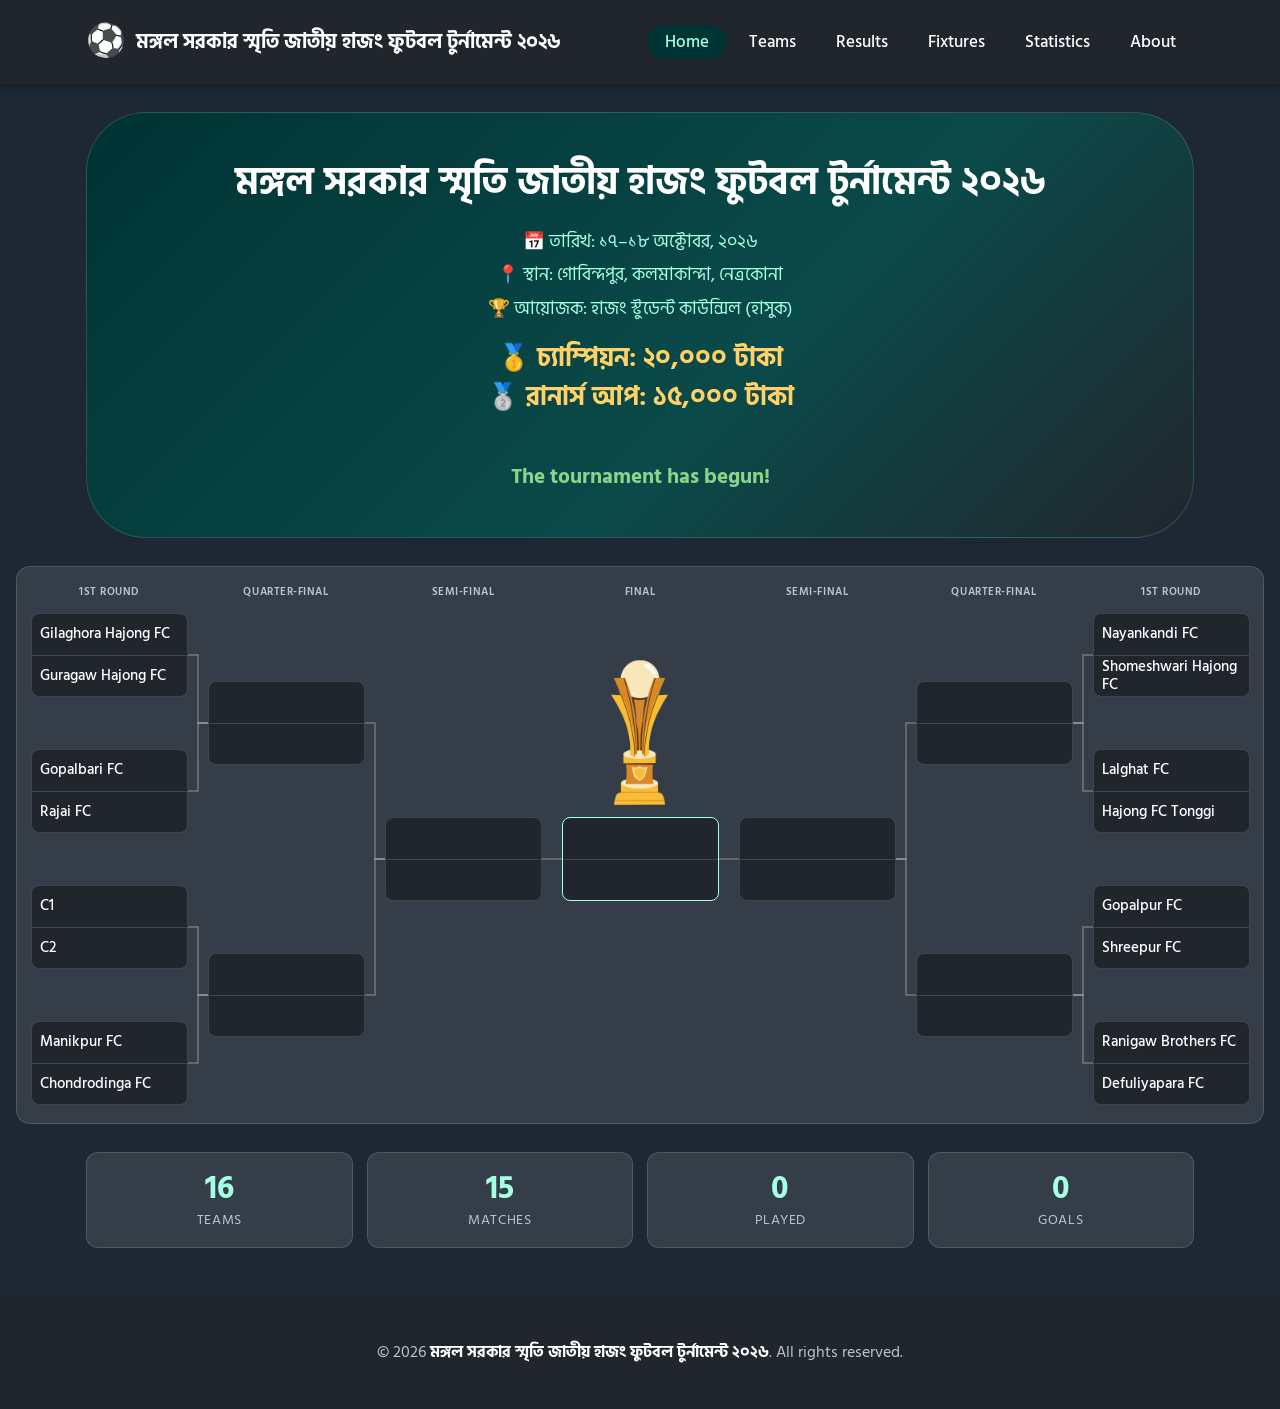
<file: index.html>
<!DOCTYPE html>
<html lang="bn">
<head>
  <meta charset="UTF-8">
  <meta name="viewport" content="width=device-width, initial-scale=1, viewport-fit=cover">
  <meta name="theme-color" content="#21262d">
  <title>মঙ্গল সরকার স্মৃতি জাতীয় হাজং ফুটবল টুর্নামেন্ট ২০২৬</title>
  <meta name="description" content="মঙ্গল সরকার স্মৃতি জাতীয় হাজং ফুটবল টুর্নামেন্ট ২০২৬ – teams, fixtures, results and statistics.">
  <link rel="icon" href="data:image/svg+xml,<svg xmlns=%22http://www.w3.org/2000/svg%22 viewBox=%220 0 100 100%22><text y=%22.9em%22 font-size=%2290%22>⚽</text></svg>">
  <link rel="preconnect" href="https://fonts.googleapis.com">
  <link rel="preconnect" href="https://fonts.gstatic.com" crossorigin>
  <link href="https://fonts.googleapis.com/css2?family=Hind+Siliguri:wght@400;500;600;700&display=swap" rel="stylesheet">
  <link rel="stylesheet" href="css/style.css">
</head>
<body data-page="home">

  <!-- Top bar (built by js/main.js) -->
  <div id="site-header"></div>

  <main>
    <div class="container">
      <section class="hero">
        <h1 id="hero-title"></h1>
        <ul class="hero-info">
          <li>📅 তারিখ: ১৭–১৮ অক্টোবর, ২০২৬</li>
          <li>📍 স্থান: গোবিন্দপুর, কলমাকান্দা, নেত্রকোনা</li>
          <li>🏆 আয়োজক: হাজং স্টুডেন্ট কাউন্সিল (হাসুক)</li>
          <li class="prize first">🥇 চ্যাম্পিয়ন: ২০,০০০ টাকা</li>
          <li class="prize">🥈 রানার্স আপ: ১৫,০০০ টাকা</li>
        </ul>

        <!-- Countdown to the first match (the start time is "start" in js/data.js) -->
        <div class="countdown" id="countdown" role="timer" aria-label="Time until the tournament begins" hidden>
          <div class="cd-box"><span class="cd-num" id="cd-days">0</span><span class="cd-label">Days</span></div>
          <div class="cd-box"><span class="cd-num" id="cd-hours">00</span><span class="cd-label">Hours</span></div>
          <div class="cd-box"><span class="cd-num" id="cd-minutes">00</span><span class="cd-label">Minutes</span></div>
          <div class="cd-box"><span class="cd-num" id="cd-seconds">00</span><span class="cd-label">Seconds</span></div>
        </div>
        <p class="cd-started" id="cd-started" hidden>The tournament has begun!</p>
      </section>

      <div class="bracket-scroll" id="home-bracket"></div>

      <div class="grid stats" id="home-stats"></div>
    </div>
  </main>

  <!-- Footer (built by js/main.js) -->
  <div id="site-footer"></div>

  <script src="js/data.js"></script>
  <script src="js/bracket.js"></script>
  <script src="js/main.js"></script>
</body>
</html>
</file>
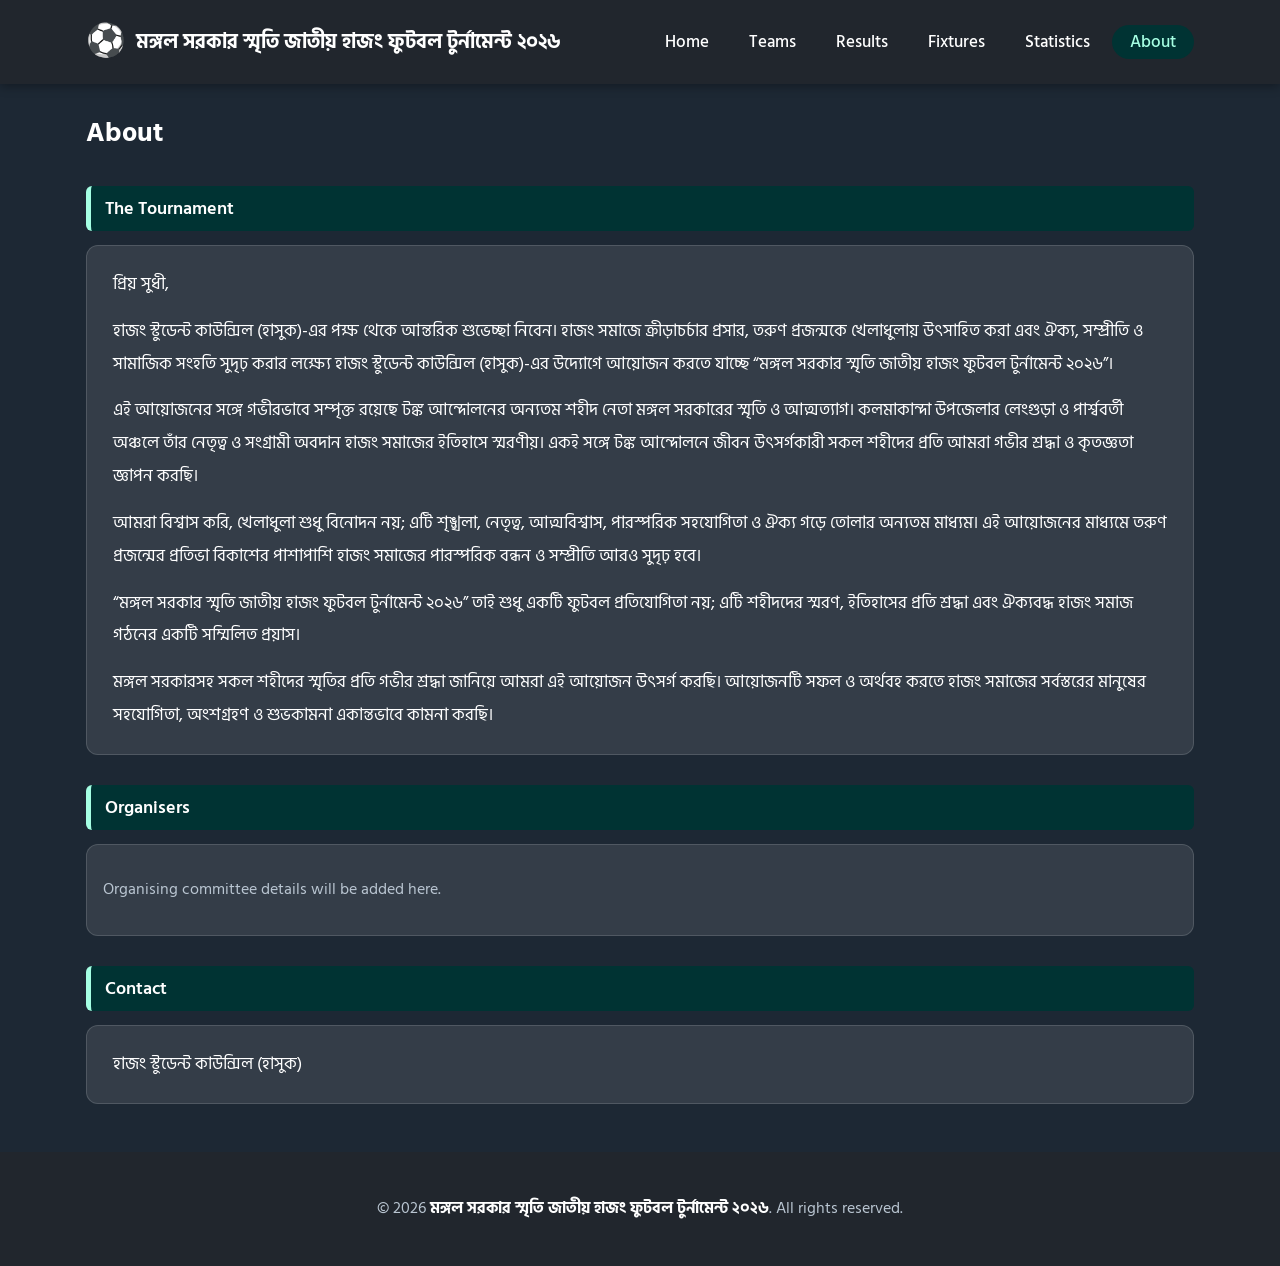
<file: about.html>
<!DOCTYPE html>
<html lang="bn">
<head>
  <meta charset="UTF-8">
  <meta name="viewport" content="width=device-width, initial-scale=1, viewport-fit=cover">
  <meta name="theme-color" content="#21262d">
  <title>About | মঙ্গল সরকার স্মৃতি জাতীয় হাজং ফুটবল টুর্নামেন্ট ২০২৬</title>
  <meta name="description" content="মঙ্গল সরকার স্মৃতি জাতীয় হাজং ফুটবল টুর্নামেন্ট ২০২৬ – teams, fixtures, results and statistics.">
  <link rel="icon" href="data:image/svg+xml,<svg xmlns=%22http://www.w3.org/2000/svg%22 viewBox=%220 0 100 100%22><text y=%22.9em%22 font-size=%2290%22>⚽</text></svg>">
  <link rel="preconnect" href="https://fonts.googleapis.com">
  <link rel="preconnect" href="https://fonts.gstatic.com" crossorigin>
  <link href="https://fonts.googleapis.com/css2?family=Hind+Siliguri:wght@400;500;600;700&display=swap" rel="stylesheet">
  <link rel="stylesheet" href="css/style.css">
</head>
<body data-page="about">

  <!-- Top bar (built by js/main.js) -->
  <div id="site-header"></div>

  <main>
    <div class="container">
      <h1 class="page-title">About</h1>

      <h2 class="section-title">The Tournament</h2>
      <div class="card prose">
        <p>প্রিয় সুধী,</p>
        <p>হাজং স্টুডেন্ট কাউন্সিল (হাসুক)-এর পক্ষ থেকে আন্তরিক শুভেচ্ছা নিবেন। হাজং সমাজে ক্রীড়াচর্চার প্রসার, তরুণ প্রজন্মকে খেলাধুলায় উৎসাহিত করা এবং ঐক্য, সম্প্রীতি ও সামাজিক সংহতি সুদৃঢ় করার লক্ষ্যে হাজং স্টুডেন্ট কাউন্সিল (হাসুক)-এর উদ্যোগে আয়োজন করতে যাচ্ছে “মঙ্গল সরকার স্মৃতি জাতীয় হাজং ফুটবল টুর্নামেন্ট ২০২৬”।</p>
        <p>এই আয়োজনের সঙ্গে গভীরভাবে সম্পৃক্ত রয়েছে টঙ্ক আন্দোলনের অন্যতম শহীদ নেতা মঙ্গল সরকারের স্মৃতি ও আত্মত্যাগ। কলমাকান্দা উপজেলার লেংগুড়া ও পার্শ্ববর্তী অঞ্চলে তাঁর নেতৃত্ব ও সংগ্রামী অবদান হাজং সমাজের ইতিহাসে স্মরণীয়। একই সঙ্গে টঙ্ক আন্দোলনে জীবন উৎসর্গকারী সকল শহীদের প্রতি আমরা গভীর শ্রদ্ধা ও কৃতজ্ঞতা জ্ঞাপন করছি।</p>
        <p>আমরা বিশ্বাস করি, খেলাধুলা শুধু বিনোদন নয়; এটি শৃঙ্খলা, নেতৃত্ব, আত্মবিশ্বাস, পারস্পরিক সহযোগিতা ও ঐক্য গড়ে তোলার অন্যতম মাধ্যম। এই আয়োজনের মাধ্যমে তরুণ প্রজন্মের প্রতিভা বিকাশের পাশাপাশি হাজং সমাজের পারস্পরিক বন্ধন ও সম্প্রীতি আরও সুদৃঢ় হবে।</p>
        <p>“মঙ্গল সরকার স্মৃতি জাতীয় হাজং ফুটবল টুর্নামেন্ট ২০২৬” তাই শুধু একটি ফুটবল প্রতিযোগিতা নয়; এটি শহীদদের স্মরণ, ইতিহাসের প্রতি শ্রদ্ধা এবং ঐক্যবদ্ধ হাজং সমাজ গঠনের একটি সম্মিলিত প্রয়াস।</p>
        <p>মঙ্গল সরকারসহ সকল শহীদের স্মৃতির প্রতি গভীর শ্রদ্ধা জানিয়ে আমরা এই আয়োজন উৎসর্গ করছি। আয়োজনটি সফল ও অর্থবহ করতে হাজং সমাজের সর্বস্তরের মানুষের সহযোগিতা, অংশগ্রহণ ও শুভকামনা একান্তভাবে কামনা করছি।</p>
      </div>

      <h2 class="section-title">Organisers</h2>
      <div class="card">
        <!-- TODO: add organising committee / sponsors -->
        <p class="muted">Organising committee details will be added here.</p>
      </div>

      <h2 class="section-title">Contact</h2>
      <div class="card prose">
        <p>হাজং স্টুডেন্ট কাউন্সিল (হাসুক)</p>
      </div>
    </div>
  </main>

  <!-- Footer (built by js/main.js) -->
  <div id="site-footer"></div>

  <script src="js/data.js"></script>
  <script src="js/bracket.js"></script>
  <script src="js/main.js"></script>
</body>
</html>
</file>
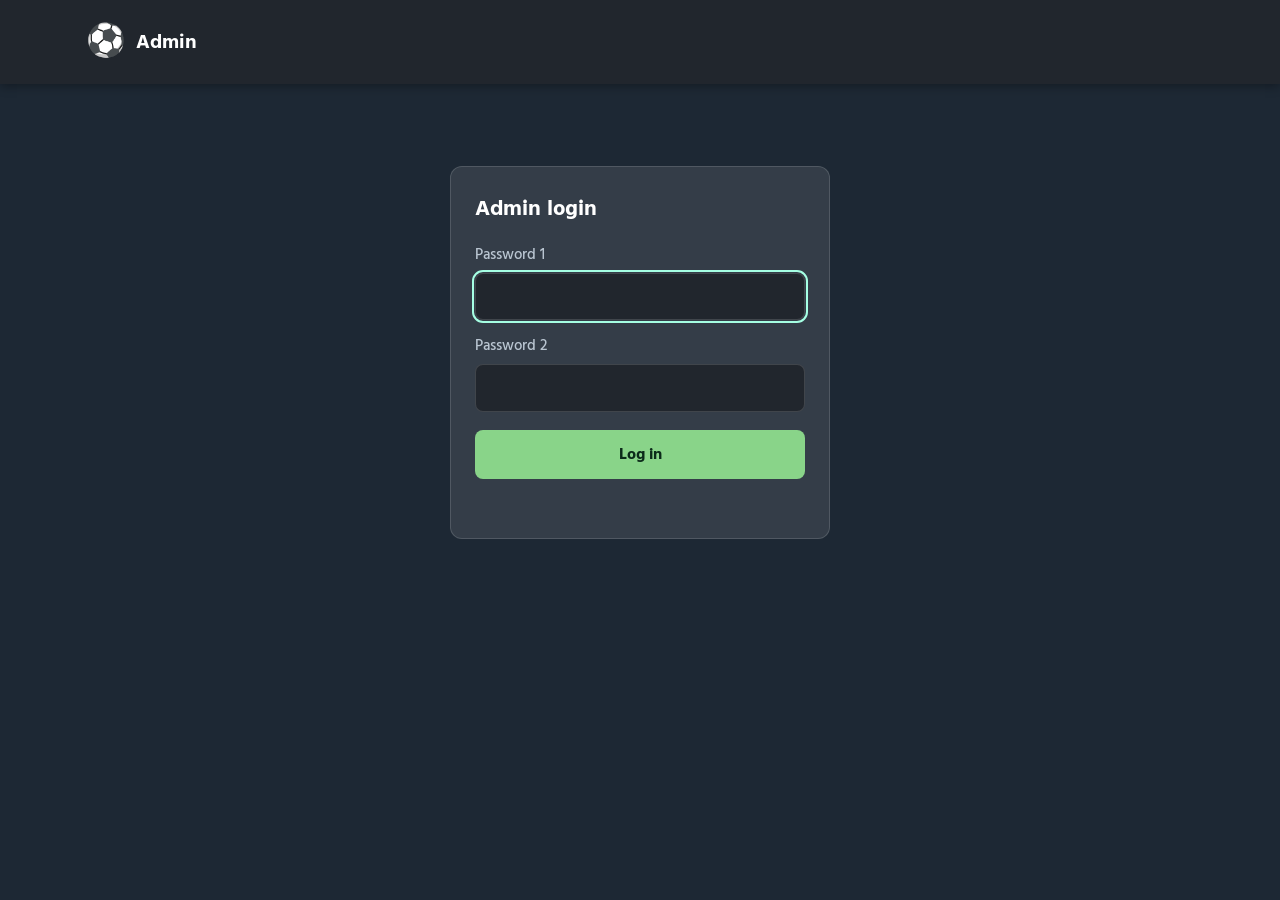
<file: admin.html>
<!DOCTYPE html>
<html lang="en">
<head>
  <meta charset="UTF-8">
  <meta name="viewport" content="width=device-width, initial-scale=1, viewport-fit=cover">
  <meta name="theme-color" content="#21262d">
  <meta name="robots" content="noindex, nofollow">
  <title>Admin</title>
  <link rel="icon" href="data:image/svg+xml,<svg xmlns=%22http://www.w3.org/2000/svg%22 viewBox=%220 0 100 100%22><text y=%22.9em%22 font-size=%2290%22>⚽</text></svg>">
  <link rel="preconnect" href="https://fonts.googleapis.com">
  <link rel="preconnect" href="https://fonts.gstatic.com" crossorigin>
  <link href="https://fonts.googleapis.com/css2?family=Hind+Siliguri:wght@400;500;600;700&display=swap" rel="stylesheet">
  <link rel="stylesheet" href="css/style.css">
  <link rel="stylesheet" href="css/admin.css">
</head>
<body>

  <header class="topbar">
    <div class="container">
      <a class="brand" href="index.html"><span class="ball" aria-hidden="true">⚽</span><span>Admin</span></a>
      <div class="admin-bar" id="admin-bar" hidden>
        <a href="index.html" target="_blank" rel="noopener">View site</a>
        <button class="btn small outline" id="logout" type="button">Log out</button>
      </div>
    </div>
  </header>

  <main>
    <div class="container">

      <!-- 1. Login -->
      <section class="card auth" id="view-login" hidden>
        <h1>Admin login</h1>
        <form id="login-form" autocomplete="off">
          <label for="pw1">Password 1</label>
          <input type="password" id="pw1" required autocomplete="off" autocapitalize="none" spellcheck="false">
          <label for="pw2">Password 2</label>
          <input type="password" id="pw2" required autocomplete="off" autocapitalize="none" spellcheck="false">
          <button class="btn" id="login-btn" type="submit">Log in</button>
          <p class="msg error" id="login-msg" role="alert"></p>
        </form>
      </section>

      <!-- 2. One-time GitHub connection for this browser -->
      <section class="card auth wide" id="view-connect" hidden>
        <h1>Connect to GitHub</h1>
        <p>One-time step for this browser. The admin panel saves your changes into the website's GitHub repository, and it needs an access token to do that.</p>
        <ol>
          <li>Open <a href="https://github.com/settings/personal-access-tokens/new" target="_blank" rel="noopener">GitHub → New fine-grained token</a>.</li>
          <li><strong>Repository access:</strong> Only select repositories → <code id="repo-name"></code></li>
          <li><strong>Permissions → Repository permissions → Contents:</strong> Read and write</li>
          <li>Generate the token, copy it and paste it below.</li>
        </ol>
        <form id="connect-form" autocomplete="off">
          <label for="token">GitHub access token</label>
          <input type="password" id="token" required autocomplete="off" autocapitalize="none" spellcheck="false" placeholder="github_pat_…">
          <button class="btn" id="connect-btn" type="submit">Connect</button>
          <p class="msg error" id="connect-msg" role="alert"></p>
        </form>
        <p class="muted small">The token is kept only in this browser, locked with your two passwords. It is never put on the website.</p>
      </section>

      <!-- 3. Dashboard -->
      <section class="dash" id="view-dash" hidden>
        <nav class="dash-menu" aria-label="Admin sections">
          <button class="active" type="button" data-panel="teams">Teams</button>
          <button type="button" data-panel="results">Results</button>
          <button type="button" data-panel="views">Page views</button>
        </nav>

        <div class="dash-body">
          <div class="dash-head">
            <h1 id="dash-title">Teams</h1>
            <div class="dash-actions" id="dash-actions">
              <button class="btn small outline" id="discard" type="button" disabled>Discard</button>
              <button class="btn small" id="save" type="button" disabled>Save to website</button>
            </div>
          </div>
          <p class="msg" id="dash-msg" role="status"></p>

          <!-- Teams -->
          <div id="panel-teams">
            <div class="team-grid" id="admin-teams"></div>

            <form class="card editor" id="editor" hidden autocomplete="off">
              <h2>Edit team</h2>
              <div class="fields">
                <div>
                  <label for="f-name">Team name</label>
                  <input type="text" id="f-name" maxlength="80" required>
                </div>
                <div>
                  <label for="f-short">Short name (2–3 letters)</label>
                  <input type="text" id="f-short" maxlength="4">
                </div>
                <div>
                  <label for="f-manager">Manager name</label>
                  <input type="text" id="f-manager" maxlength="80">
                </div>
                <div>
                  <label for="f-address">Address</label>
                  <input type="text" id="f-address" maxlength="120">
                </div>
                <div class="full">
                  <label id="l-players">Players</label>
                  <div class="table-wrap players-edit">
                    <table aria-labelledby="l-players">
                      <thead>
                        <tr><th>Name</th><th>Jersey No.</th><th>Position</th><th>Goals</th><th>Yellow</th><th>Red</th><th></th></tr>
                      </thead>
                      <tbody id="f-players"></tbody>
                    </table>
                  </div>
                  <button class="btn small outline" id="f-add" type="button">+ Add player</button>
                  <datalist id="positions">
                    <option value="Goalkeeper"></option>
                    <option value="Defender"></option>
                    <option value="Midfielder"></option>
                    <option value="Forward"></option>
                  </datalist>
                </div>
              </div>
            </form>
            <!-- a second save button, so there is no need to scroll back up -->
            <div class="save-again">
              <button class="btn small save-btn" type="button" disabled>Save to website</button>
              <p class="msg dash-msg-copy" role="status"></p>
            </div>
          </div>

          <!-- Results: the knockout tree. Click a match, type its result, save. -->
          <div id="panel-results" hidden>
            <div class="bracket-scroll" id="admin-bracket"></div>

            <form class="card editor wide" id="m-editor" autocomplete="off">
              <h2 id="m-title"></h2>
              <div class="fields">
                <div class="full">
                  <label for="m-pick">Match</label>
                  <select id="m-pick"></select>
                </div>
                <div>
                  <label for="m-home">Team 1</label>
                  <select id="m-home"></select>
                </div>
                <div>
                  <label for="m-away">Team 2</label>
                  <select id="m-away"></select>
                </div>
                <div>
                  <label for="m-date">Date</label>
                  <input type="date" id="m-date">
                </div>
                <div>
                  <label for="m-time">Time</label>
                  <input type="time" id="m-time">
                </div>
                <div class="full">
                  <label for="m-venue">Venue</label>
                  <input type="text" id="m-venue" maxlength="80">
                </div>
                <div>
                  <label for="m-hg" id="l-hg">Goals</label>
                  <input type="number" id="m-hg" min="0" max="99" step="1" inputmode="numeric">
                </div>
                <div>
                  <label for="m-ag" id="l-ag">Goals</label>
                  <input type="number" id="m-ag" min="0" max="99" step="1" inputmode="numeric">
                </div>
                <div class="full fields" id="pens" hidden>
                  <div>
                    <label for="m-hp" id="l-hp">Penalties</label>
                    <input type="number" id="m-hp" min="0" max="99" step="1" inputmode="numeric">
                  </div>
                  <div>
                    <label for="m-ap" id="l-ap">Penalties</label>
                    <input type="number" id="m-ap" min="0" max="99" step="1" inputmode="numeric">
                  </div>
                </div>
                <div>
                  <label for="m-hs" id="l-hs">Scorers</label>
                  <textarea id="m-hs" rows="4" placeholder="One per line, e.g. Rahim 23"></textarea>
                </div>
                <div>
                  <label for="m-as" id="l-as">Scorers</label>
                  <textarea id="m-as" rows="4" placeholder="One per line, e.g. Rahim 23"></textarea>
                </div>
                <div>
                  <label for="m-hy" id="l-hy">Yellow cards</label>
                  <textarea id="m-hy" rows="2" placeholder="One per line, e.g. Karim 40"></textarea>
                </div>
                <div>
                  <label for="m-ay" id="l-ay">Yellow cards</label>
                  <textarea id="m-ay" rows="2" placeholder="One per line, e.g. Karim 40"></textarea>
                </div>
                <div>
                  <label for="m-hr" id="l-hr">Red cards</label>
                  <textarea id="m-hr" rows="2" placeholder="One per line"></textarea>
                </div>
                <div>
                  <label for="m-ar" id="l-ar">Red cards</label>
                  <textarea id="m-ar" rows="2" placeholder="One per line"></textarea>
                </div>
                <div>
                  <label for="m-potm">Player of the match</label>
                  <input type="text" id="m-potm" maxlength="60" list="m-potm-names" placeholder="Player name">
                  <datalist id="m-potm-names"></datalist>
                </div>
                <div>
                  <label for="m-potm-team">Player's team</label>
                  <select id="m-potm-team"></select>
                </div>
              </div>
              <p class="msg" id="m-note"></p>
              <button class="btn small outline" id="m-clear" type="button">Clear result</button>
            </form>
            <!-- a second save button, so there is no need to scroll back up -->
            <div class="save-again">
              <button class="btn small save-btn" type="button" disabled>Save to website</button>
              <p class="msg dash-msg-copy" role="status"></p>
            </div>
          </div>

          <!-- Page views: how many times each page of the website has been opened -->
          <div id="panel-views" hidden>
            <div class="table-wrap views">
              <table>
                <thead><tr><th>Page</th><th>Views</th></tr></thead>
                <tbody id="views-body"></tbody>
                <tfoot><tr><th>Total</th><th id="views-total">–</th></tr></tfoot>
              </table>
            </div>
            <p class="muted small" id="views-note">A view is counted every time a page is opened, so one visitor opening three pages counts as three.</p>
            <button class="btn small outline" id="views-refresh" type="button">Refresh</button>
          </div>
        </div>
      </section>

    </div>
  </main>

  <script src="js/data.js"></script>
  <script src="js/bracket.js"></script>
  <script src="js/admin-config.js"></script>
  <script src="js/admin.js"></script>
</body>
</html>
</file>
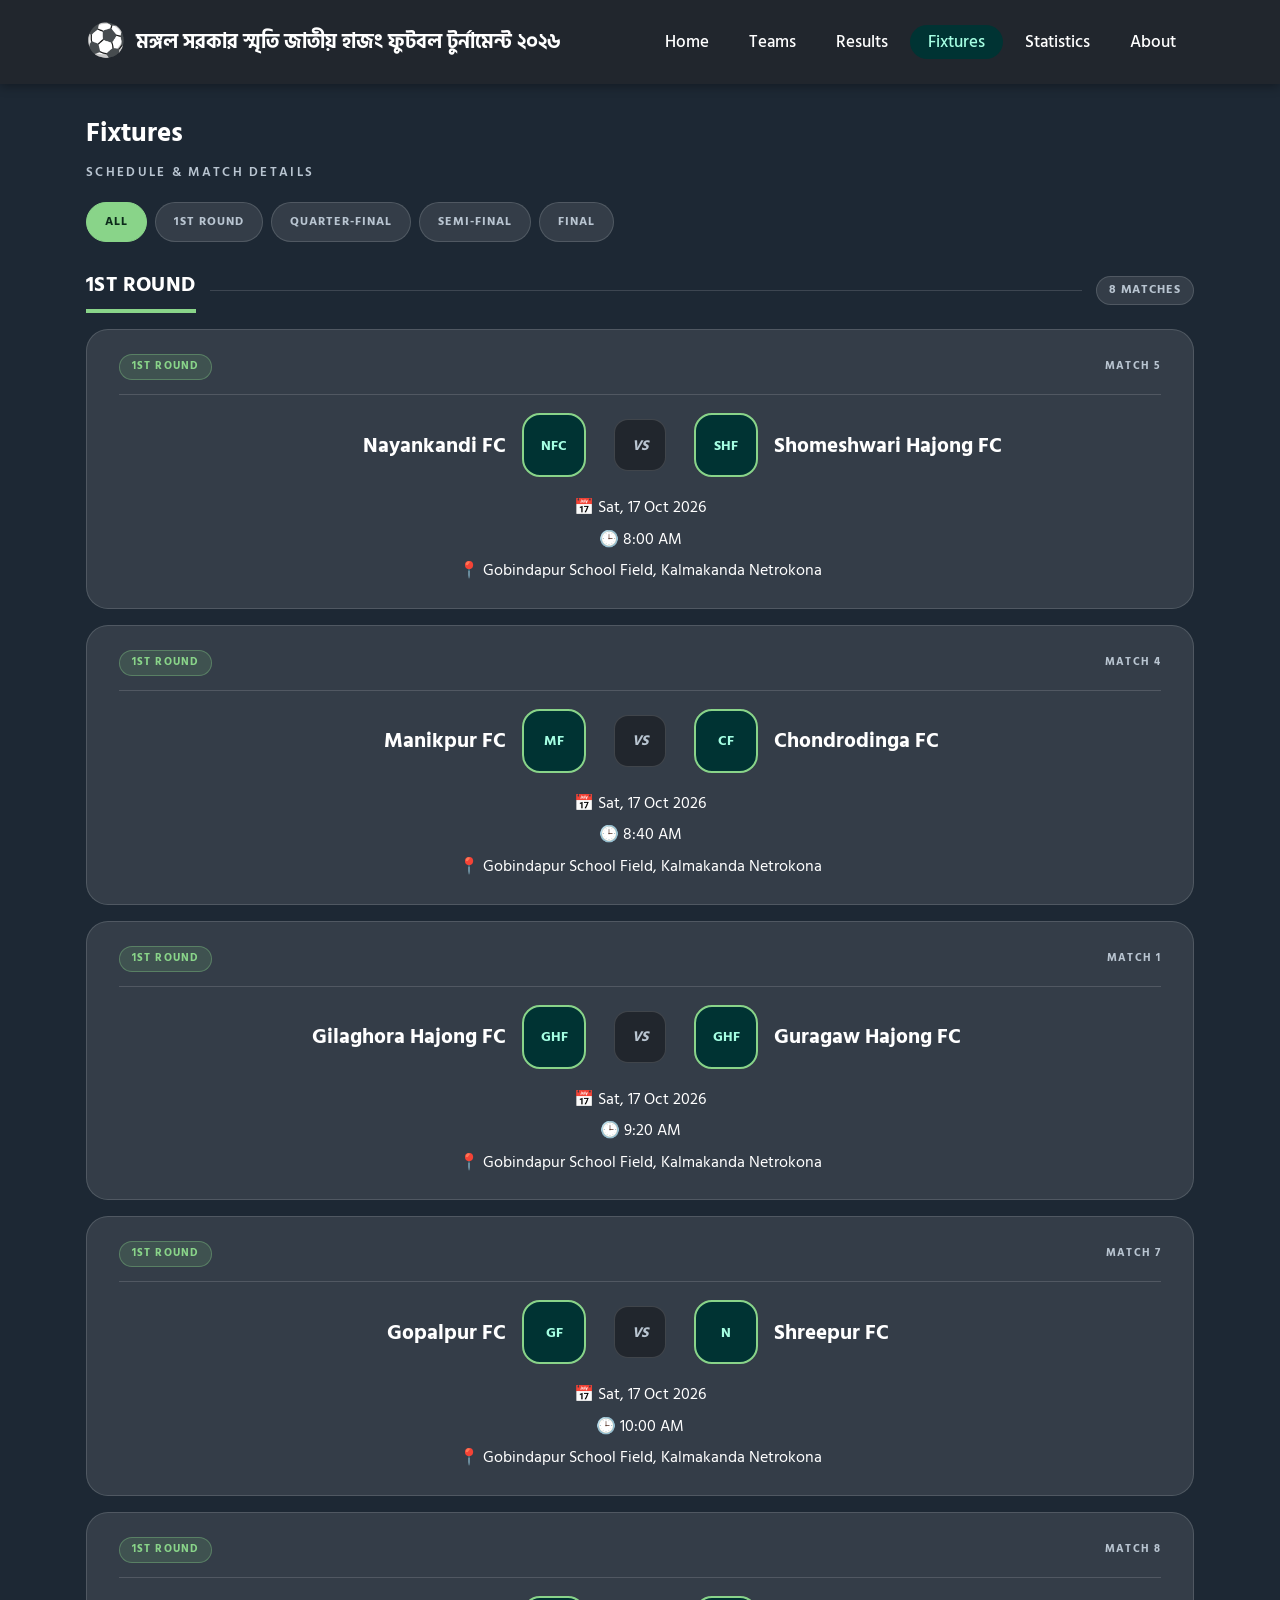
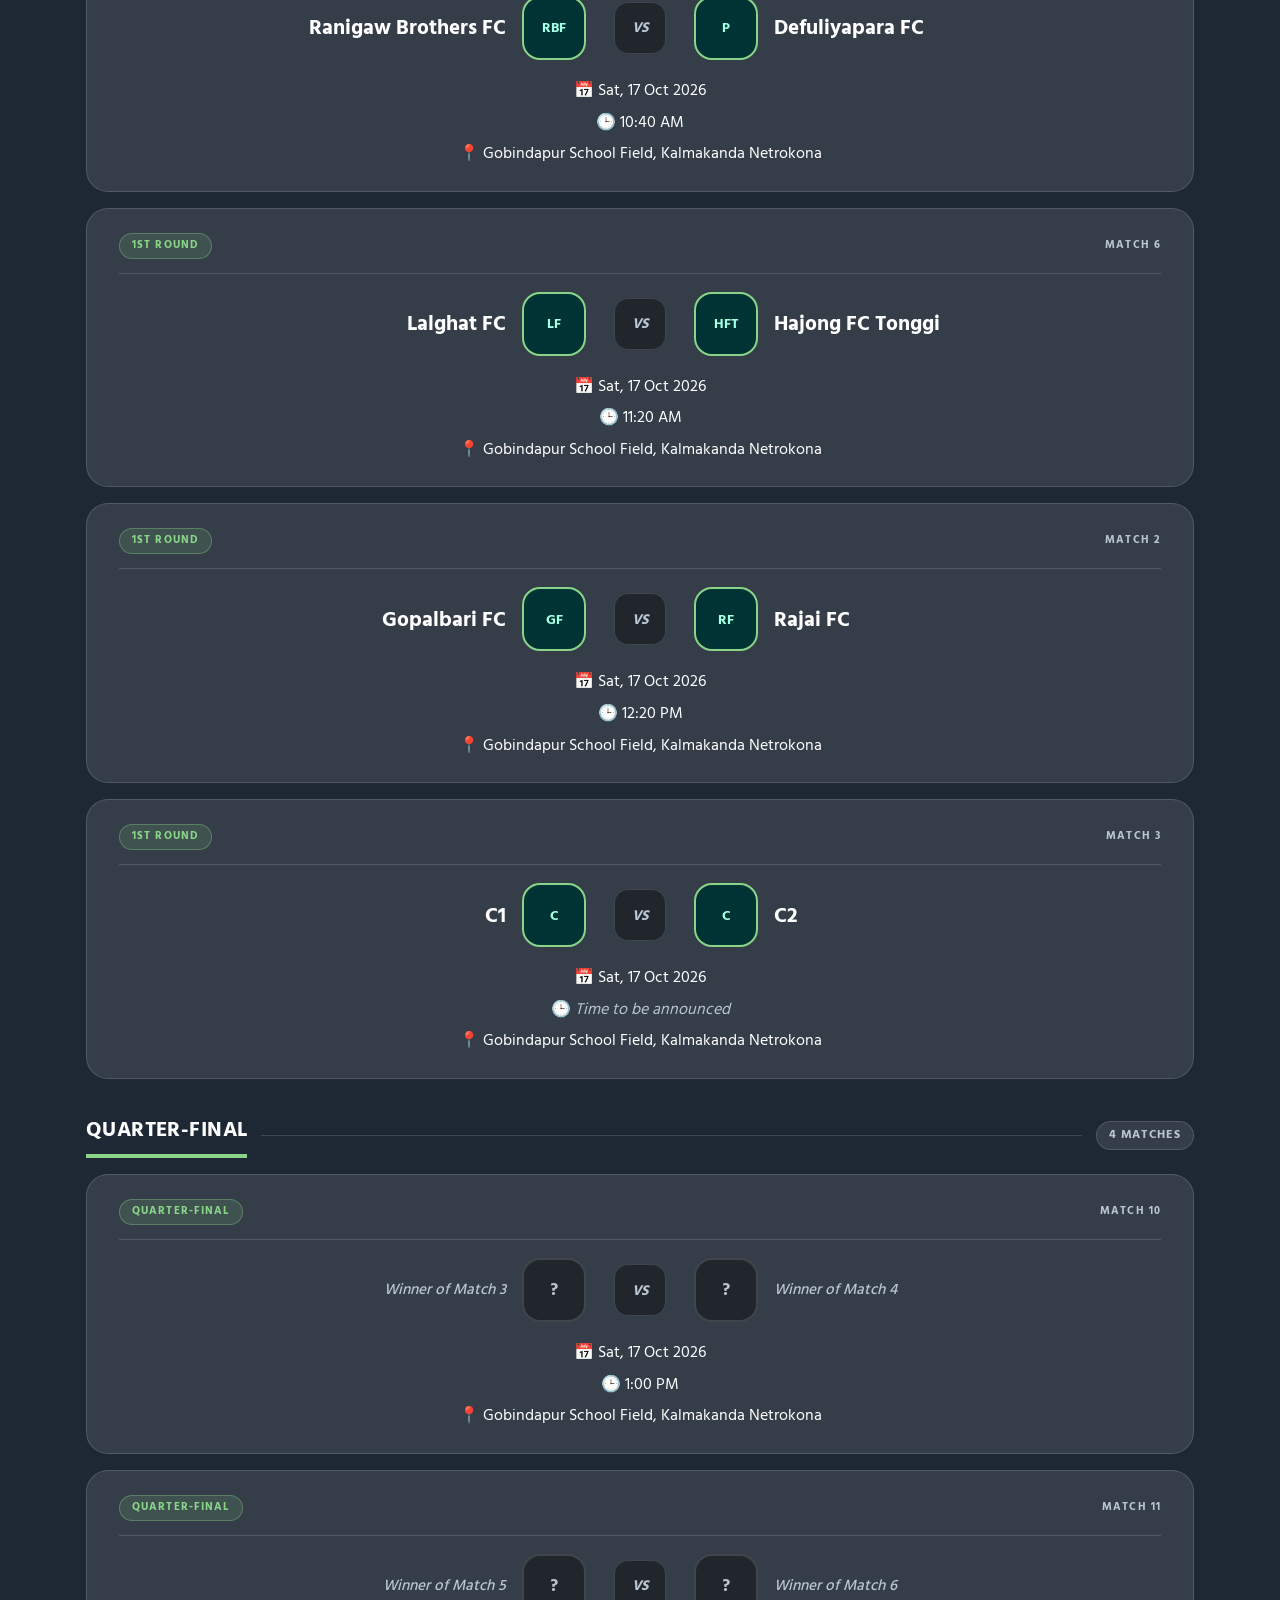
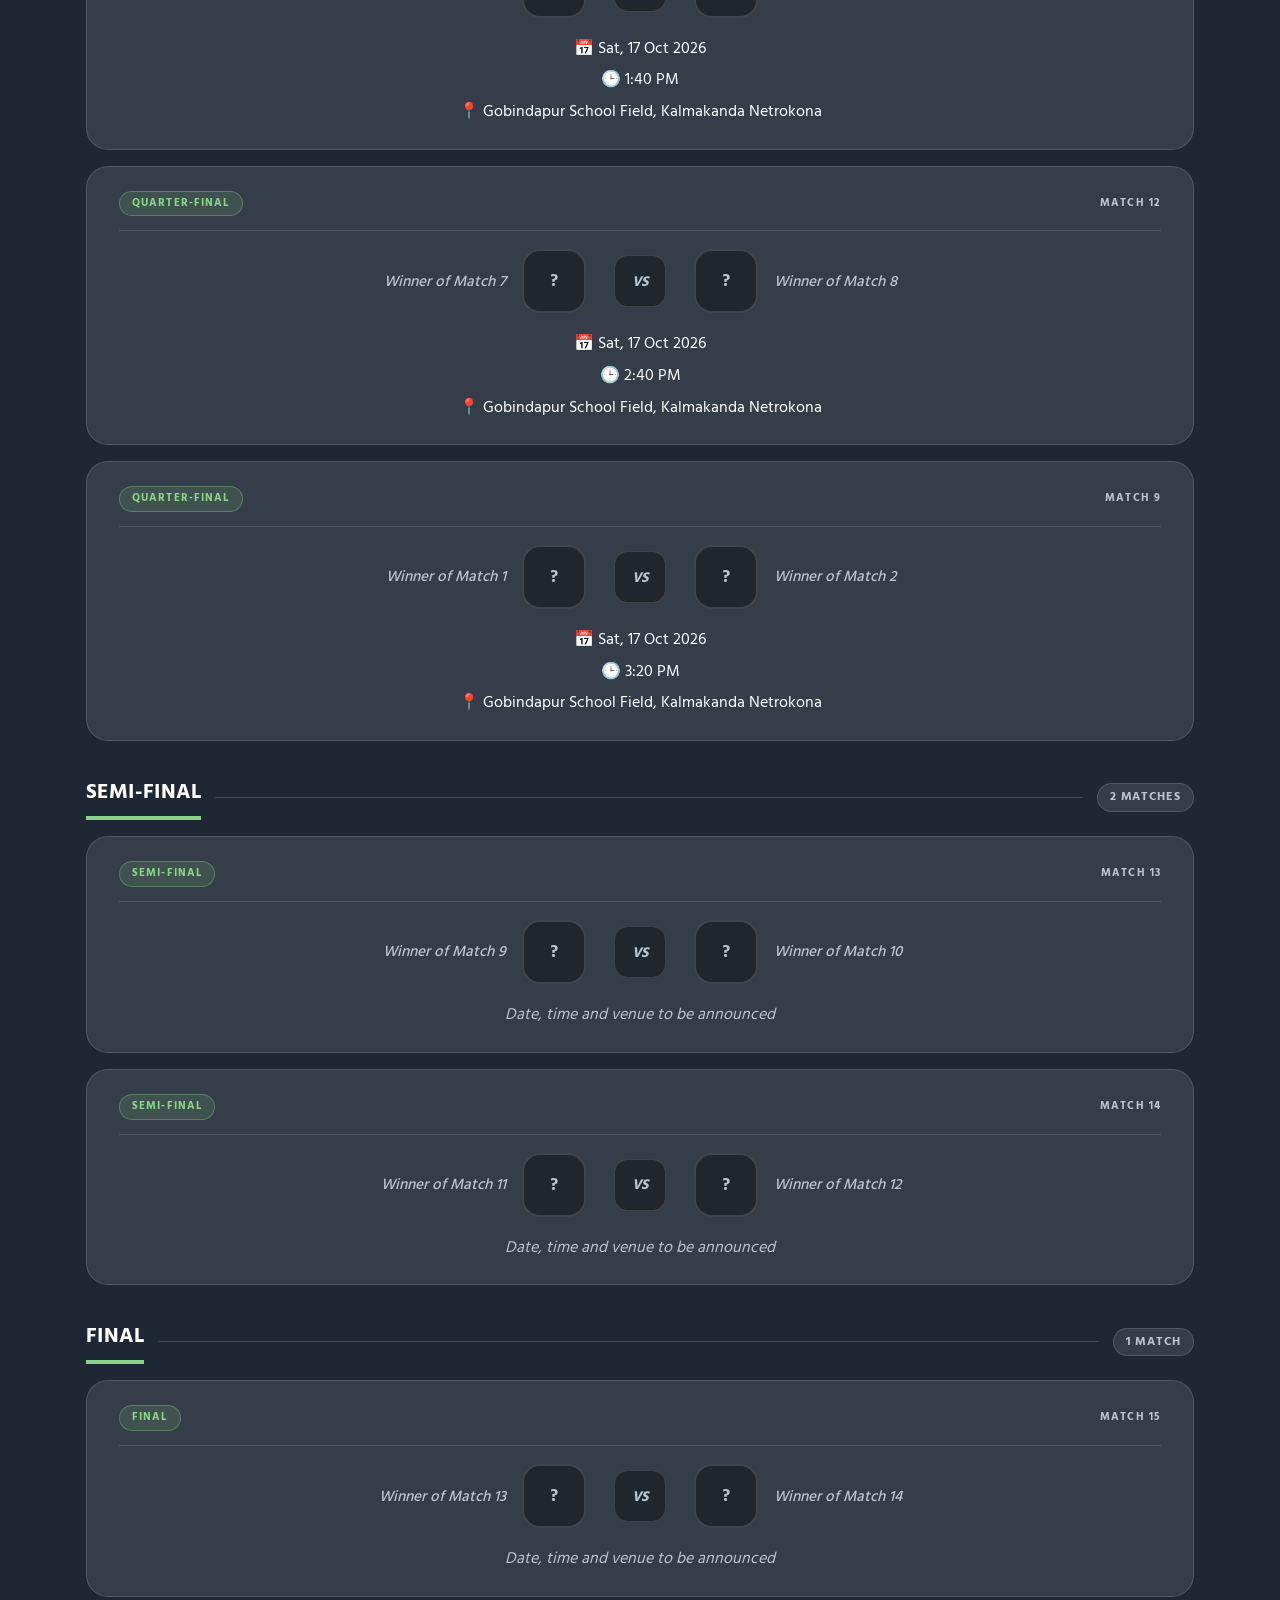
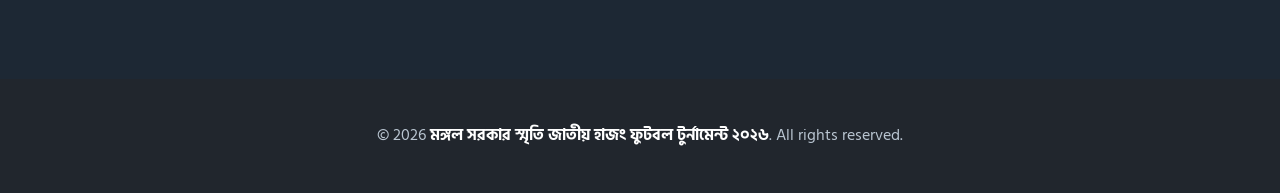
<file: fixtures.html>
<!DOCTYPE html>
<html lang="bn">
<head>
  <meta charset="UTF-8">
  <meta name="viewport" content="width=device-width, initial-scale=1, viewport-fit=cover">
  <meta name="theme-color" content="#21262d">
  <title>Fixtures | মঙ্গল সরকার স্মৃতি জাতীয় হাজং ফুটবল টুর্নামেন্ট ২০২৬</title>
  <meta name="description" content="মঙ্গল সরকার স্মৃতি জাতীয় হাজং ফুটবল টুর্নামেন্ট ২০২৬ – teams, fixtures, results and statistics.">
  <link rel="icon" href="data:image/svg+xml,<svg xmlns=%22http://www.w3.org/2000/svg%22 viewBox=%220 0 100 100%22><text y=%22.9em%22 font-size=%2290%22>⚽</text></svg>">
  <link rel="preconnect" href="https://fonts.googleapis.com">
  <link rel="preconnect" href="https://fonts.gstatic.com" crossorigin>
  <link href="https://fonts.googleapis.com/css2?family=Hind+Siliguri:wght@400;500;600;700&display=swap" rel="stylesheet">
  <link rel="stylesheet" href="css/style.css">
</head>
<body data-page="fixtures">

  <!-- Top bar (built by js/main.js) -->
  <div id="site-header"></div>

  <main>
    <div class="container">
      <h1 class="page-title">Fixtures</h1>
      <p class="page-sub">Schedule &amp; match details</p>
      <div class="pills" id="fixture-filters" role="group" aria-label="Show matches from"></div>
      <div id="fixtures-list"></div>
    </div>
  </main>

  <!-- Footer (built by js/main.js) -->
  <div id="site-footer"></div>

  <script src="js/data.js"></script>
  <script src="js/bracket.js"></script>
  <script src="js/main.js"></script>
</body>
</html>
</file>
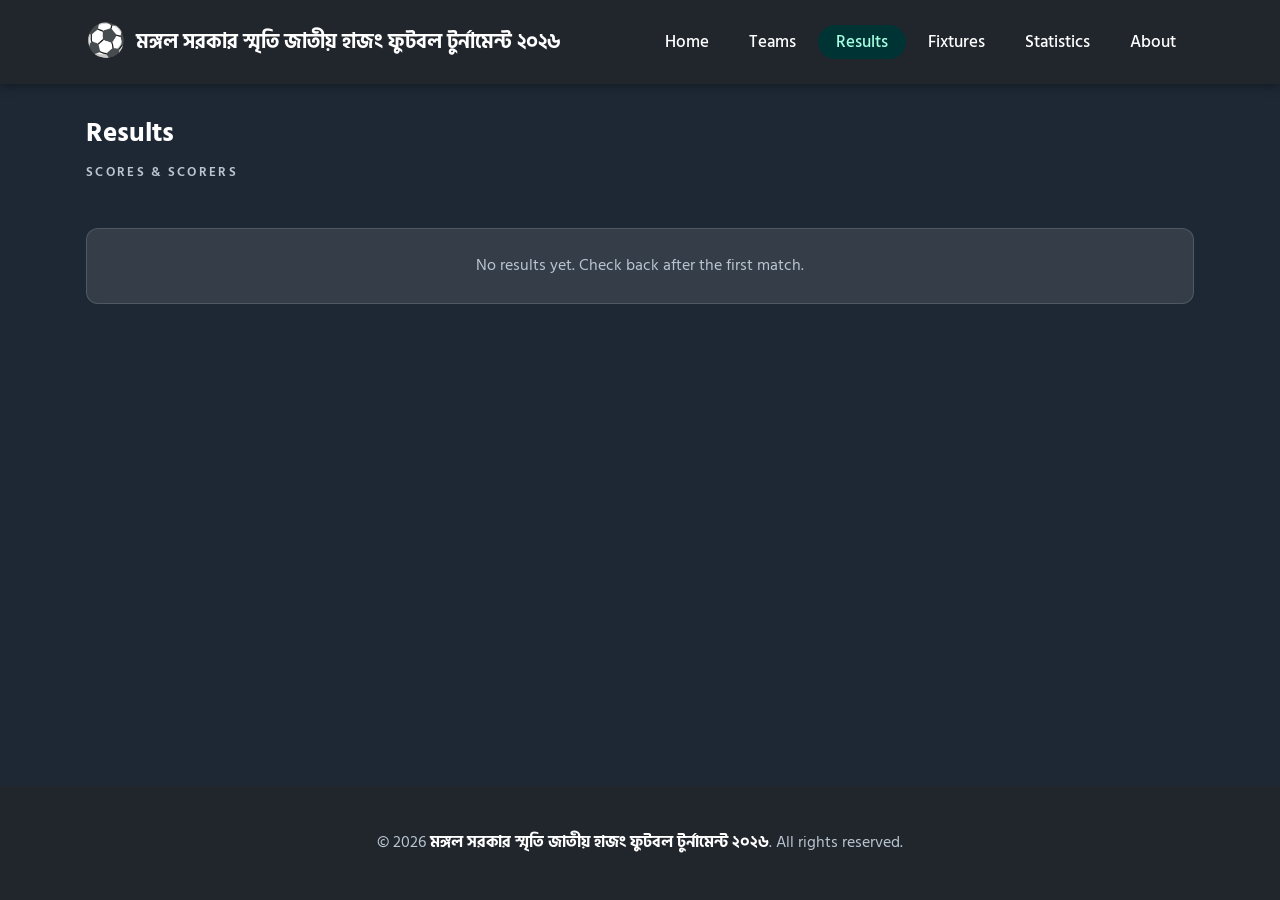
<file: results.html>
<!DOCTYPE html>
<html lang="bn">
<head>
  <meta charset="UTF-8">
  <meta name="viewport" content="width=device-width, initial-scale=1, viewport-fit=cover">
  <meta name="theme-color" content="#21262d">
  <title>Results | মঙ্গল সরকার স্মৃতি জাতীয় হাজং ফুটবল টুর্নামেন্ট ২০২৬</title>
  <meta name="description" content="মঙ্গল সরকার স্মৃতি জাতীয় হাজং ফুটবল টুর্নামেন্ট ২০২৬ – teams, fixtures, results and statistics.">
  <link rel="icon" href="data:image/svg+xml,<svg xmlns=%22http://www.w3.org/2000/svg%22 viewBox=%220 0 100 100%22><text y=%22.9em%22 font-size=%2290%22>⚽</text></svg>">
  <link rel="preconnect" href="https://fonts.googleapis.com">
  <link rel="preconnect" href="https://fonts.gstatic.com" crossorigin>
  <link href="https://fonts.googleapis.com/css2?family=Hind+Siliguri:wght@400;500;600;700&display=swap" rel="stylesheet">
  <link rel="stylesheet" href="css/style.css">
</head>
<body data-page="results">

  <!-- Top bar (built by js/main.js) -->
  <div id="site-header"></div>

  <main>
    <div class="container">
      <h1 class="page-title">Results</h1>
      <p class="page-sub">Scores &amp; scorers</p>
      <div class="pills" id="result-filters" role="group" aria-label="Show results from"></div>
      <div id="results-list"></div>
    </div>
  </main>

  <!-- Footer (built by js/main.js) -->
  <div id="site-footer"></div>

  <script src="js/data.js"></script>
  <script src="js/bracket.js"></script>
  <script src="js/main.js"></script>
</body>
</html>
</file>
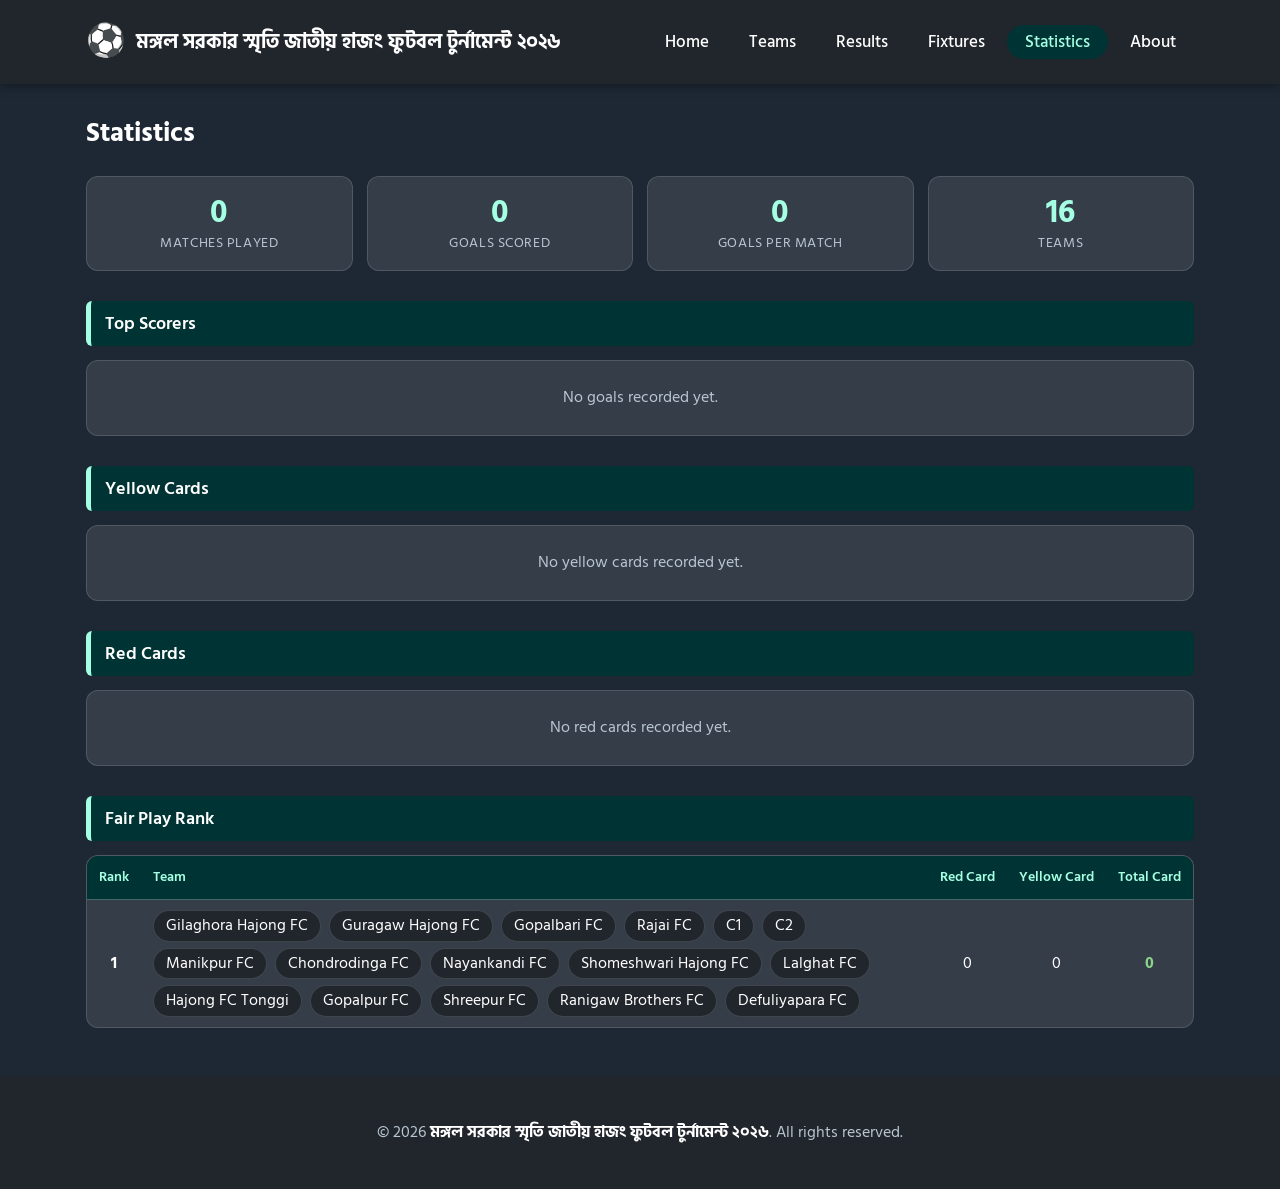
<file: statistics.html>
<!DOCTYPE html>
<html lang="bn">
<head>
  <meta charset="UTF-8">
  <meta name="viewport" content="width=device-width, initial-scale=1, viewport-fit=cover">
  <meta name="theme-color" content="#21262d">
  <title>Statistics | মঙ্গল সরকার স্মৃতি জাতীয় হাজং ফুটবল টুর্নামেন্ট ২০২৬</title>
  <meta name="description" content="মঙ্গল সরকার স্মৃতি জাতীয় হাজং ফুটবল টুর্নামেন্ট ২০২৬ – teams, fixtures, results and statistics.">
  <link rel="icon" href="data:image/svg+xml,<svg xmlns=%22http://www.w3.org/2000/svg%22 viewBox=%220 0 100 100%22><text y=%22.9em%22 font-size=%2290%22>⚽</text></svg>">
  <link rel="preconnect" href="https://fonts.googleapis.com">
  <link rel="preconnect" href="https://fonts.gstatic.com" crossorigin>
  <link href="https://fonts.googleapis.com/css2?family=Hind+Siliguri:wght@400;500;600;700&display=swap" rel="stylesheet">
  <link rel="stylesheet" href="css/style.css">
</head>
<body data-page="statistics">

  <!-- Top bar (built by js/main.js) -->
  <div id="site-header"></div>

  <main>
    <div class="container">
      <h1 class="page-title">Statistics</h1>
      <div class="grid stats" id="stats-summary"></div>
      <h2 class="section-title">Top Scorers</h2>
      <div id="stats-scorers"></div>
      <h2 class="section-title">Yellow Cards</h2>
      <div id="stats-yellow"></div>
      <h2 class="section-title">Red Cards</h2>
      <div id="stats-red"></div>
      <h2 class="section-title">Fair Play Rank</h2>
      <div id="stats-fairplay"></div>
    </div>
  </main>

  <!-- Footer (built by js/main.js) -->
  <div id="site-footer"></div>

  <script src="js/data.js"></script>
  <script src="js/bracket.js"></script>
  <script src="js/main.js"></script>
</body>
</html>
</file>
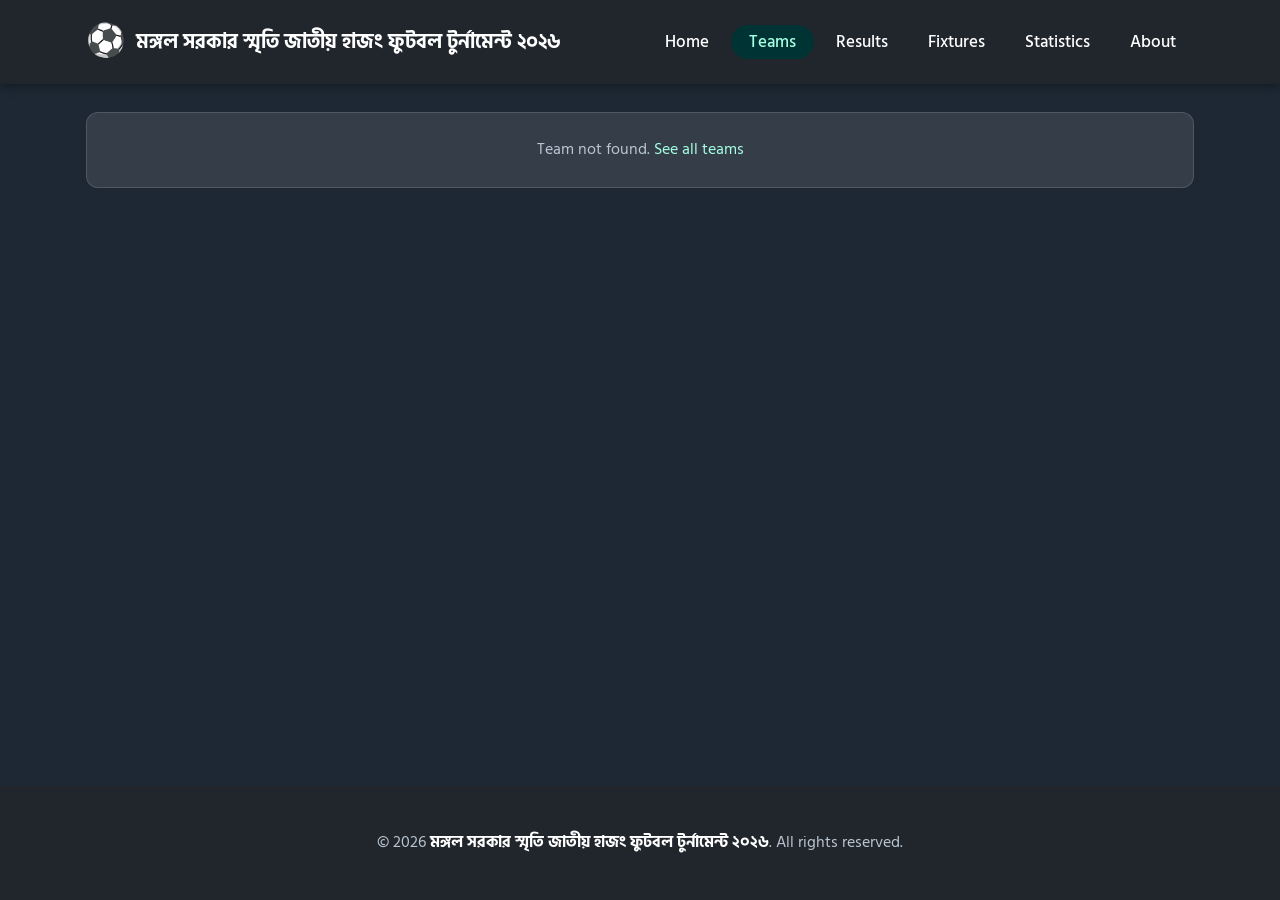
<file: team.html>
<!DOCTYPE html>
<html lang="bn">
<head>
  <meta charset="UTF-8">
  <meta name="viewport" content="width=device-width, initial-scale=1, viewport-fit=cover">
  <meta name="theme-color" content="#21262d">
  <title>Team | মঙ্গল সরকার স্মৃতি জাতীয় হাজং ফুটবল টুর্নামেন্ট ২০২৬</title>
  <meta name="description" content="মঙ্গল সরকার স্মৃতি জাতীয় হাজং ফুটবল টুর্নামেন্ট ২০২৬ – teams, fixtures, results and statistics.">
  <link rel="icon" href="data:image/svg+xml,<svg xmlns=%22http://www.w3.org/2000/svg%22 viewBox=%220 0 100 100%22><text y=%22.9em%22 font-size=%2290%22>⚽</text></svg>">
  <link rel="preconnect" href="https://fonts.googleapis.com">
  <link rel="preconnect" href="https://fonts.gstatic.com" crossorigin>
  <link href="https://fonts.googleapis.com/css2?family=Hind+Siliguri:wght@400;500;600;700&display=swap" rel="stylesheet">
  <link rel="stylesheet" href="css/style.css">
</head>
<body data-page="team" data-nav="teams">

  <!-- Top bar (built by js/main.js) -->
  <div id="site-header"></div>

  <main>
    <div class="container">
      <div id="team-detail"></div>
    </div>
  </main>

  <!-- Footer (built by js/main.js) -->
  <div id="site-footer"></div>

  <script src="js/data.js"></script>
  <script src="js/bracket.js"></script>
  <script src="js/main.js"></script>
</body>
</html>
</file>
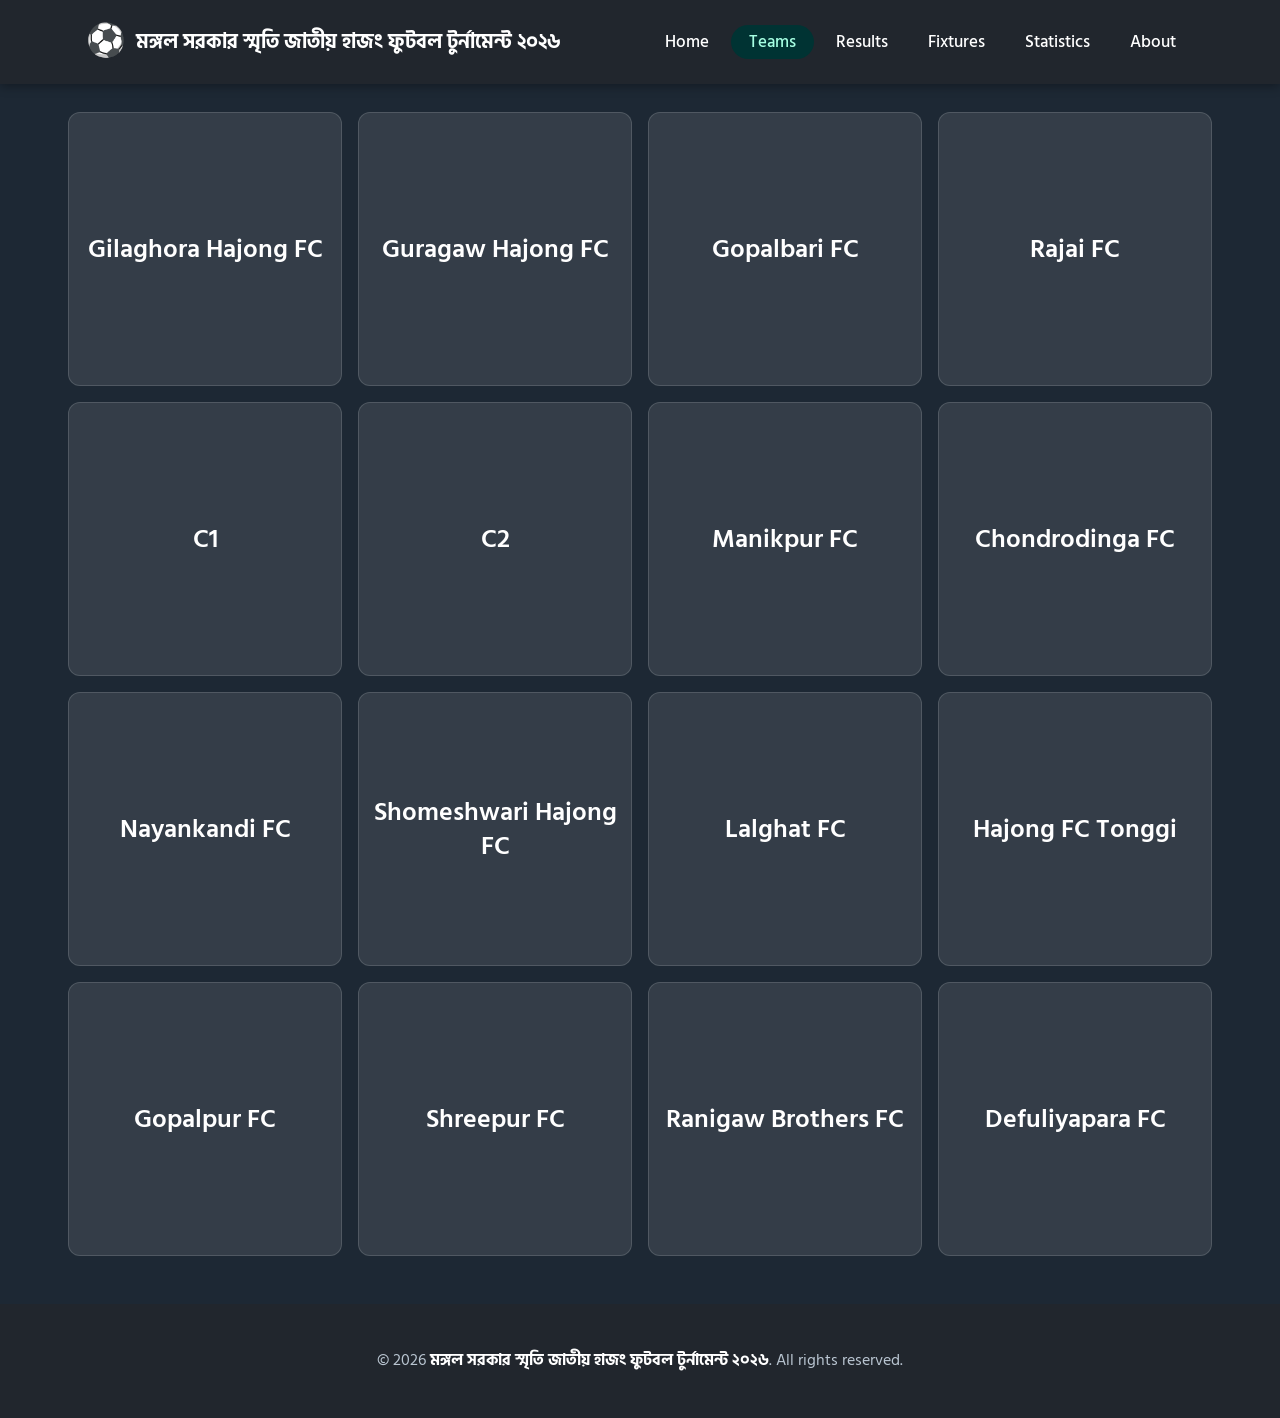
<file: teams.html>
<!DOCTYPE html>
<html lang="bn">
<head>
  <meta charset="UTF-8">
  <meta name="viewport" content="width=device-width, initial-scale=1, viewport-fit=cover">
  <meta name="theme-color" content="#21262d">
  <title>Teams | মঙ্গল সরকার স্মৃতি জাতীয় হাজং ফুটবল টুর্নামেন্ট ২০২৬</title>
  <meta name="description" content="মঙ্গল সরকার স্মৃতি জাতীয় হাজং ফুটবল টুর্নামেন্ট ২০২৬ – teams, fixtures, results and statistics.">
  <link rel="icon" href="data:image/svg+xml,<svg xmlns=%22http://www.w3.org/2000/svg%22 viewBox=%220 0 100 100%22><text y=%22.9em%22 font-size=%2290%22>⚽</text></svg>">
  <link rel="preconnect" href="https://fonts.googleapis.com">
  <link rel="preconnect" href="https://fonts.gstatic.com" crossorigin>
  <link href="https://fonts.googleapis.com/css2?family=Hind+Siliguri:wght@400;500;600;700&display=swap" rel="stylesheet">
  <link rel="stylesheet" href="css/style.css">
</head>
<body data-page="teams">

  <!-- Top bar (built by js/main.js) -->
  <div id="site-header"></div>

  <main>
    <div class="container">
      <h1 class="sr-only">Teams</h1>
      <div class="team-grid" id="teams-list"></div>
    </div>
  </main>

  <!-- Footer (built by js/main.js) -->
  <div id="site-footer"></div>

  <script src="js/data.js"></script>
  <script src="js/bracket.js"></script>
  <script src="js/main.js"></script>
</body>
</html>
</file>
<file: css/style.css>
/* Colours taken from https://rony2510.github.io/ME/HASUK/ */
:root {
  --bg: #1d2834;        /* page background */
  --bar: #21262d;       /* top bar + footer */
  --teal: #003333;      /* section heading background */
  --mint: #a5ffe3;      /* accent / links */
  --green: #89d489;     /* positive accent */
  --red: #a81212;       /* highlight badges */
  --lavender: #917ec4;  /* secondary accent */
  --card: rgba(255, 255, 255, 0.1);
  --line: rgba(255, 255, 255, 0.14);
  --text: #ffffff;
  --muted: #b9c5d1;
}

* { box-sizing: border-box; }

html { scroll-behavior: smooth; -webkit-text-size-adjust: 100%; text-size-adjust: 100%; }

body {
  margin: 0;
  min-height: 100vh;
  display: flex;
  flex-direction: column;
  background: var(--bg);
  color: var(--text);
  font-family: "Hind Siliguri", system-ui, -apple-system, "Segoe UI", Roboto,
    "Noto Sans Bengali", Arial, sans-serif;
  font-size: 16px;
  line-height: 1.6;
}

a { color: var(--mint); text-decoration: none; }
a, button { -webkit-tap-highlight-color: transparent; touch-action: manipulation; }
a:hover { text-decoration: underline; }

.container {
  width: 100%;
  max-width: 1140px;
  margin: 0 auto;
  /* keeps content clear of the notch / rounded corners on phones */
  padding: 0 max(16px, env(safe-area-inset-right)) 0 max(16px, env(safe-area-inset-left));
}

/* ---------- Top bar ---------- */
/* the bar is built inside #site-header, so that wrapper is what must stay pinned to the top */
#site-header { position: sticky; top: 0; z-index: 50; }
.topbar {
  position: sticky;
  top: 0;
  z-index: 50;
  background: var(--bar);
  box-shadow: 0 2px 10px rgba(0, 0, 0, 0.35);
}
.topbar .container {
  display: flex;
  align-items: center;
  justify-content: space-between;
  gap: 20px;
  min-height: 84px;
}
.brand {
  display: flex;
  align-items: center;
  gap: 10px;
  color: var(--text);
  font-weight: 700;
  font-size: 1.25rem;
  line-height: 1.3;
  padding: 10px 0;
}
.brand:hover { text-decoration: none; color: var(--mint); }
.brand .ball { font-size: 2rem; flex: none; }

.nav { display: flex; gap: 4px; flex: none; }
.nav a {
  color: var(--text);
  padding: 4px 18px;
  border-radius: 999px;
  font-size: 1.05rem;
  font-weight: 500;
  white-space: nowrap;
}
.nav a:hover { background: var(--card); text-decoration: none; }
.nav a.active { background: var(--teal); color: var(--mint); }

.menu-btn {
  display: none;
  flex: none;
  background: transparent;
  border: 1px solid var(--line);
  border-radius: 6px;
  color: var(--text);
  font-size: 1.4rem;
  line-height: 1;
  min-width: 44px;
  min-height: 44px;
  cursor: pointer;
}

@media (max-width: 1180px) {
  .menu-btn { display: block; }
  .topbar .container { flex-wrap: wrap; }
  .brand { flex: 1; min-width: 0; }
  .nav {
    display: none;
    flex-direction: column;
    width: 100%;
    padding-bottom: 12px;
  }
  .nav.open { display: flex; }
  .nav a { padding: 12px 14px; font-size: 1.05rem; }
}

/* ---------- Body ---------- */
main { flex: 1; padding: 28px 0 48px; }

.hero {
  background: linear-gradient(135deg, var(--teal), #0b4a4a 60%, var(--bar));
  border: 1px solid var(--line);
  border-radius: 60px;
  padding: 44px 24px;
  text-align: center;
  margin-bottom: 28px;
}
.hero h1 { margin: 0; font-size: clamp(1.5rem, 4vw, 2.4rem); line-height: 1.35; }
.hero-info {
  list-style: none;
  margin: 16px 0 0;
  padding: 0;
  color: var(--mint);
  font-size: 1.1rem;
  line-height: 1.9;
}
/* prize money lines: as large as a heading, in gold so they stand out */
.hero-info .prize { font-weight: 700; font-size: 1.6rem; line-height: 1.5; color: #ffd166; }
.hero-info .prize.first { margin-top: 14px; }
.hero p { margin: 0 auto; max-width: 640px; color: var(--mint); font-size: 1.05rem; }
[hidden] { display: none !important; }
/* countdown to kick-off */
.countdown { display: flex; justify-content: center; gap: 14px; margin-top: 48px; }
.cd-box {
  width: 108px;
  padding: 14px 6px 12px;
  background: rgba(0, 0, 0, 0.28);
  border: 1px solid var(--line);
  border-radius: 18px;
}
.cd-num {
  display: block;
  color: var(--text);
  font-size: 2.4rem;
  font-weight: 700;
  line-height: 1.1;
  font-variant-numeric: tabular-nums;      /* digits keep the same width, so the boxes do not jiggle */
}
.cd-label { display: block; margin-top: 4px; color: var(--mint); font-size: 0.74rem; font-weight: 600; letter-spacing: 0.12em; text-transform: uppercase; }
.hero .cd-started { margin-top: 44px; color: var(--green); font-size: 1.3rem; font-weight: 700; }
.hero .actions { margin-top: 22px; display: flex; gap: 10px; justify-content: center; flex-wrap: wrap; }

.btn {
  display: inline-block;
  padding: 10px 20px;
  border-radius: 8px;
  background: var(--green);
  color: #0c2a1a;
  font-weight: 700;
}
.btn:hover { text-decoration: none; filter: brightness(1.08); }
.btn.outline { background: transparent; color: var(--mint); border: 1px solid var(--mint); }

.page-title { margin: 0 0 20px; font-size: 1.7rem; }

.section-title {
  background: var(--teal);
  border-left: 5px solid var(--mint);
  border-radius: 6px;
  padding: 8px 14px;
  margin: 30px 0 14px;
  font-size: 1.15rem;
  font-weight: 600;
}

.grid { display: grid; gap: 14px; grid-template-columns: repeat(auto-fill, minmax(220px, 1fr)); }
.grid.two { grid-template-columns: repeat(auto-fit, minmax(min(300px, 100%), 1fr)); }
.grid > * { min-width: 0; }

.card {
  background: var(--card);
  border: 1px solid var(--line);
  border-radius: 12px;
  padding: 16px;
}

.stat { text-align: center; }
.stat .num { font-size: 2rem; font-weight: 700; color: var(--mint); line-height: 1.2; }
.stat .label { color: var(--muted); font-size: 0.9rem; text-transform: uppercase; letter-spacing: 0.04em; }

/* Teams : 4 x 4 grid of squares */
.team-grid {
  display: grid;
  grid-template-columns: repeat(4, 1fr);
  gap: 16px;
  max-width: 1144px;
  margin: 0 auto;
}
/* the Teams page may use a little more width than the other pages, for bigger squares */
body[data-page="teams"] main .container { max-width: 1176px; }
.team-tile {
  aspect-ratio: 1 / 1;
  min-width: 0;
  display: grid;
  place-items: center;
  padding: 8px;
  text-align: center;
  background: var(--card);
  border: 1px solid var(--line);
  border-radius: 12px;
  color: var(--text);
  font-weight: 600;
  font-size: clamp(0.78rem, 2.9vw, 1.65rem);
  line-height: 1.3;
  overflow-wrap: anywhere;
  transition: background 0.15s, border-color 0.15s, transform 0.15s;
}
.team-tile:hover, .team-tile:focus-visible {
  background: var(--teal);
  border-color: var(--mint);
  color: var(--mint);
  text-decoration: none;
  transform: translateY(-2px);
}
.team-tile:active { transform: none; }

/* Team details page */
.back { display: inline-block; margin-bottom: 14px; padding: 6px 0; }
.team-head { display: flex; align-items: center; gap: 14px; margin-bottom: 20px; }
.team-head .page-title { margin: 0; }
/* team page headings (Team Details, Players, Fixtures, Results): centred, no box, well spaced */
#team-detail .section-title {
  background: none;
  border: 0;
  border-radius: 0;
  padding: 0;
  margin: 64px 0 20px;
  text-align: center;
  font-size: 1.35rem;
}
.crest {
  flex: none;
  width: 60px; height: 60px;
  border-radius: 50%;
  background: var(--teal);
  border: 2px solid var(--green);
  color: var(--mint);
  display: grid; place-items: center;
  font-weight: 700;
  font-size: 1.1rem;
}
.grid.record { grid-template-columns: repeat(5, 1fr); }
.squad {
  list-style: none;
  margin: 0;
  padding: 0;
  display: grid;
  gap: 8px;
  grid-template-columns: repeat(auto-fill, minmax(180px, 1fr));
}
.squad li { background: var(--card); border: 1px solid var(--line); border-radius: 8px; padding: 8px 12px; }

.sr-only {
  position: absolute; width: 1px; height: 1px; margin: -1px; padding: 0;
  overflow: hidden; clip: rect(0, 0, 0, 0); white-space: nowrap; border: 0;
}

/* Matches */
.match { display: grid; gap: 8px; }
.match .info { display: flex; justify-content: space-between; gap: 8px; flex-wrap: wrap; color: var(--muted); font-size: 0.88rem; }
.match .row { display: grid; grid-template-columns: 1fr auto 1fr; align-items: center; gap: 12px; }
.match .home { text-align: right; font-weight: 600; overflow-wrap: anywhere; }
.match .away { text-align: left; font-weight: 600; overflow-wrap: anywhere; }
.match .score {
  background: var(--bar);
  border: 1px solid var(--line);
  border-radius: 8px;
  padding: 4px 12px;
  font-weight: 700;
  font-size: 1.15rem;
  white-space: nowrap;
}
.match .score.vs { color: var(--mint); font-size: 0.95rem; }
.match .tbd { color: var(--muted); font-weight: 400; font-style: italic; }
.match .winner { color: var(--mint); }
.match .scorers { color: var(--muted); font-size: 0.88rem; text-align: center; }

.badge {
  display: inline-block;
  background: var(--red);
  color: #fff;
  border-radius: 999px;
  padding: 1px 10px;
  font-size: 0.78rem;
  font-weight: 600;
}
.badge.alt { background: var(--lavender); color: #14102a; }

/* Fixtures page: stage buttons, one block per stage, a card per match */
.page-sub {
  margin: -14px 0 20px;
  color: var(--muted);
  font-size: 0.8rem;
  font-weight: 600;
  letter-spacing: 0.18em;
  text-transform: uppercase;
}
.pills { display: flex; flex-wrap: wrap; gap: 8px; margin-bottom: 26px; }
.pill {
  background: var(--card);
  border: 1px solid var(--line);
  border-radius: 999px;
  color: var(--muted);
  cursor: pointer;
  font: inherit;
  font-size: 0.78rem;
  font-weight: 700;
  letter-spacing: 0.08em;
  text-transform: uppercase;
  padding: 9px 18px;
}
.pill:hover { color: var(--text); border-color: var(--mint); }
.pill.active { background: var(--green); border-color: var(--green); color: #0c2a1a; }

.fx-stage-block { margin-bottom: 34px; }
.fx-head { display: flex; align-items: center; gap: 14px; margin-bottom: 16px; }
.fx-head h2 {
  margin: 0;
  padding-bottom: 8px;
  font-size: 1.3rem;
  letter-spacing: 0.02em;
  text-transform: uppercase;
  border-bottom: 4px solid var(--green);
}
.fx-head::after { content: ""; flex: 1; height: 1px; background: var(--line); order: 1; }
.fx-count {
  order: 2;
  background: var(--card);
  border: 1px solid var(--line);
  border-radius: 999px;
  color: var(--muted);
  font-size: 0.72rem;
  font-weight: 700;
  letter-spacing: 0.08em;
  text-transform: uppercase;
  padding: 4px 12px;
  white-space: nowrap;
}
.fx-list { display: grid; gap: 16px; grid-template-columns: 1fr; }      /* one match per row, full width */
.fx-card {
  min-width: 0;
  background: var(--card);
  border: 1px solid var(--line);
  border-radius: 22px;
  padding: 24px 32px;
}
.fx-card:hover { border-color: rgba(165, 255, 227, 0.45); }
.fx-top {
  display: flex;
  align-items: center;
  justify-content: space-between;
  gap: 10px;
  padding-bottom: 14px;
  margin-bottom: 18px;
  border-bottom: 1px solid var(--line);
}
.fx-stage {
  background: rgba(137, 212, 137, 0.14);
  border: 1px solid rgba(137, 212, 137, 0.35);
  border-radius: 999px;
  color: var(--green);
  font-size: 0.7rem;
  font-weight: 700;
  letter-spacing: 0.1em;
  text-transform: uppercase;
  padding: 3px 12px;
}
.fx-no { color: var(--muted); font-size: 0.7rem; font-weight: 700; letter-spacing: 0.1em; text-transform: uppercase; }
.fx-teams { display: grid; grid-template-columns: 1fr auto 1fr; align-items: center; gap: 28px; }
.fx-team { display: flex; align-items: center; gap: 16px; min-width: 0; }
.fx-team.home { justify-content: flex-end; text-align: right; }
.fx-team.away { justify-content: flex-start; text-align: left; }
.fx-name { color: var(--text); font-size: 1.3rem; font-weight: 700; line-height: 1.3; overflow-wrap: anywhere; min-width: 0; }
a.fx-name:hover { color: var(--mint); text-decoration: none; }
.fx-name.tbd { color: var(--muted); font-size: 0.95rem; font-weight: 500; font-style: italic; }
.fx-crest {
  flex: none;
  width: 64px; height: 64px;
  display: grid; place-items: center;
  background: var(--teal);
  border: 2px solid var(--green);
  border-radius: 18px;
  color: var(--mint);
  font-size: 0.9rem;
  font-weight: 700;
  overflow: hidden;
}
.fx-crest.tbd { background: var(--bar); border-color: var(--line); color: var(--muted); font-size: 1.1rem; }
.fx-vs {
  width: 52px; height: 52px;
  display: grid; place-items: center;
  background: var(--bar);
  border: 1px solid var(--line);
  border-radius: 14px;
  color: var(--muted);
  font-size: 0.9rem;
  font-weight: 800;
  font-style: italic;
}
.fx-meta {
  display: flex;
  flex-direction: column;         /* date, then time, then venue, one under the other */
  align-items: center;
  gap: 6px;
  margin-top: 18px;
  color: var(--text);
  font-size: 1rem;
}
.fx-meta .tba { color: var(--muted); font-style: italic; }
/* results page: each side's scorers under its team */
.fx-scorers {
  display: grid;
  grid-template-columns: 1fr auto 1fr;
  align-items: start;
  gap: 28px;
  margin-top: 18px;
  font-size: 1rem;
}
.fx-scorers ul { list-style: none; margin: 0; padding: 0; min-width: 0; overflow-wrap: anywhere; line-height: 1.7; }
.fx-scorers .home { text-align: right; }
.fx-scorers .away { text-align: left; }
.fx-scorers small { color: var(--muted); }
.fx-scorers .ball { width: 52px; text-align: center; opacity: 0.8; }
/* cards row: a small yellow or red card before each name */
.fx-cards { margin-top: 10px; }
.card-mark {
  display: inline-block;
  width: 10px; height: 14px;
  margin-right: 7px;
  border-radius: 2px;
  vertical-align: -2px;
}
.card-mark.yellow { background: #f5c518; }
.card-mark.red { background: #e5383b; }
.fx-potm { margin-top: 16px; text-align: center; color: var(--muted); font-size: 1rem; overflow-wrap: anywhere; }
.fx-potm strong { color: var(--mint); }
.fx-score {
  display: grid;
  justify-items: center;
  background: var(--bar);
  border: 1px solid var(--line);
  border-radius: 14px;
  padding: 8px 16px;
  font-size: 1.35rem;
  font-weight: 800;
  white-space: nowrap;
}
.fx-score small { color: var(--muted); font-size: 0.72rem; font-weight: 600; }
/* a match marked "done" in the admin panel */
.fx-card.done { background: rgba(137, 212, 137, 0.16); border-color: rgba(137, 212, 137, 0.5); }
.fx-card.done:hover { border-color: var(--green); }
.fx-done { color: var(--green); }

/* Knockout bracket (drawn by js/bracket.js) */
.bracket-scroll {
  overflow-x: auto;
  margin-bottom: 28px;
  padding: 16px 12px 18px;
  background: var(--card);
  border: 1px solid var(--line);
  border-radius: 14px;
  -webkit-overflow-scrolling: touch;
}
/* on the home page the tree may be wider than the rest of the page, so the boxes have room for names */
#home-bracket {
  position: relative;
  left: 50%;
  transform: translateX(-50%);
  width: min(1360px, calc(100vw - 32px));
}
.bracket { position: relative; margin: 0 auto; }
.bk-lines { position: absolute; left: 0; top: 0; }
.bk-lines path { fill: none; stroke: rgba(255, 255, 255, 0.3); stroke-width: 1.5; }
.bk-lines path.done { stroke: var(--green); }
.bk-round {
  position: absolute;
  top: 0;
  text-align: center;
  color: var(--muted);
  font-size: 0.68rem;
  font-weight: 600;
  letter-spacing: 0.05em;
  text-transform: uppercase;
  white-space: nowrap;
}
.bk-match {
  position: absolute;
  display: flex;
  flex-direction: column;
  background: var(--bar);
  border: 1px solid var(--line);
  border-radius: 8px;
  overflow: hidden;
}
.bk-match.final { border-color: var(--mint); }
.bk-row {
  flex: 1;
  display: flex;
  align-items: center;
  justify-content: space-between;
  gap: 6px;
  min-height: 0;
  padding: 0 8px;
  color: var(--text);
  font-size: 0.86rem;
  font-weight: 500;
}
.bk-row + .bk-row { border-top: 1px solid var(--line); }
a.bk-row:hover { background: var(--card); text-decoration: none; }
/* a long team name runs onto a second line; only a third line is cut off */
.bk-name {
  display: -webkit-box;
  -webkit-box-orient: vertical;
  -webkit-line-clamp: 2;
  line-clamp: 2;
  overflow: hidden;
  overflow-wrap: anywhere;
  line-height: 1.2;
}
.bk-score { flex: none; font-weight: 700; }
.bk-score small { font-weight: 400; color: var(--muted); }
.bk-row.win { color: var(--mint); font-weight: 700; }
.bk-row.lose { color: var(--muted); }
@media (min-width: 601px) { #home-bracket .bk-row { font-size: 0.95rem; } }   /* bigger boxes on the home page, so bigger names */
.bk-trophy { position: absolute; overflow: hidden; pointer-events: none; }
.bk-trophy img { position: absolute; display: block; max-width: none; }
.bk-champion {
  position: absolute;
  text-align: center;
  color: var(--green);
  font-weight: 700;
  font-size: 0.9rem;
  line-height: 1.3;
  overflow-wrap: anywhere;
}

/* Tables */
.table-wrap { overflow-x: auto; border: 1px solid var(--line); border-radius: 12px; background: var(--card); }
table { width: 100%; border-collapse: collapse; }
th, td { padding: 10px 12px; text-align: center; border-bottom: 1px solid var(--line); }
th { background: var(--teal); color: var(--mint); font-weight: 600; font-size: 0.88rem; }
td:nth-child(2), th:nth-child(2) { text-align: left; }
tr:last-child td { border-bottom: 0; }
td.pts { font-weight: 700; color: var(--green); }

/* team page: details + players */
table.details th { width: 34%; text-align: left; font-size: 0.93rem; white-space: nowrap; }
table.details td { text-align: left; overflow-wrap: anywhere; }
table.players td:first-child, table.players th:first-child { text-align: left; padding-left: 14px; font-weight: 600; }
table.players td:nth-child(2), table.players th:nth-child(2) { text-align: center; }
table.players .brief, table.fair-play .brief { display: none; text-decoration: none; }
/* fair play table: teams that share a place sit together in one box */
table.fair-play td { vertical-align: middle; }
table.fair-play th { white-space: nowrap; }
table.fair-play td:nth-child(2) { width: 100%; }
table.fair-play td:first-child { font-weight: 700; }
.fp-teams { display: flex; flex-wrap: wrap; gap: 6px 8px; }
.fp-teams a {
  background: var(--bar);
  border: 1px solid var(--line);
  border-radius: 999px;
  color: var(--text);
  padding: 2px 12px;
  white-space: nowrap;
}
.fp-teams a:hover { border-color: var(--mint); color: var(--mint); text-decoration: none; }
/* statistics page: yellow / red card tables */
table.card-stats th .card-mark { vertical-align: -2px; }

/* longer text (About page) */
.card.prose { padding: 22px 26px; font-size: 1.08rem; line-height: 1.9; }
.card.prose p { margin: 0 0 14px; }
.card.prose p:last-child { margin-bottom: 0; }

.empty { color: var(--muted); text-align: center; padding: 24px; }
.muted { color: var(--muted); }

/* ---------- Footer ---------- */
.footer {
  background: var(--bar);
  color: var(--muted);
  padding: 44px 0 calc(44px + env(safe-area-inset-bottom));
  font-size: 1rem;
  text-align: center;
}
/* address on top, copyright under it */
.footer .container { display: flex; flex-direction: column; align-items: center; gap: 18px; }
.footer strong { color: var(--text); }
.footer-address { color: var(--text); font-size: 1.15rem; }

/* ---------- Phones ---------- */
@media (max-width: 600px) {
  body { font-size: 15px; }
  main { padding: 18px 0 32px; }

  .topbar .container { min-height: 68px; gap: 10px; }
  .brand { font-size: 1.05rem; gap: 10px; }
  .brand .ball { font-size: 1.6rem; }

  .hero { padding: 28px 16px; margin-bottom: 18px; border-radius: 40px; }
  .bracket-scroll { margin-bottom: 18px; padding: 12px 8px 14px; }
  .bk-row { padding: 0 6px; font-size: 0.74rem; }
  .hero p { font-size: 1rem; }
  .hero-info .prize { font-size: 1.25rem; }
  .countdown { gap: 8px; margin-top: 34px; }
  .cd-box { width: 25%; max-width: 84px; padding: 10px 2px 9px; border-radius: 14px; }
  .cd-num { font-size: 1.6rem; }
  .cd-label { font-size: 0.6rem; letter-spacing: 0.06em; }
  .hero .cd-started { font-size: 1.1rem; }
  .hero .actions .btn { flex: 1 1 130px; padding: 12px 14px; text-align: center; }

  .page-title { font-size: 1.4rem; margin-bottom: 14px; }
  .section-title { font-size: 1.05rem; margin: 22px 0 12px; }

  .grid { gap: 10px; }
  .grid.stats { grid-template-columns: 1fr 1fr; }
  .grid.record { grid-template-columns: repeat(3, 1fr); }
  .team-grid { gap: 8px; }
  .team-tile { padding: 4px; border-radius: 10px; }
  .crest { width: 52px; height: 52px; }
  .card { padding: 14px 12px; }
  .stat .num { font-size: 1.6rem; }
  .stat .label { font-size: 0.78rem; }

  .match .row { gap: 8px; }
  .match .score { padding: 4px 9px; font-size: 1.05rem; }

  /* whole points table fits the screen, no sideways scrolling */
  th, td { padding: 9px 3px; font-size: 0.86rem; }
  th { font-size: 0.76rem; }
  td:nth-child(2), th:nth-child(2) { padding-left: 6px; overflow-wrap: anywhere; }
  table.details th { padding-left: 10px; }
  .page-sub { margin: -8px 0 16px; font-size: 0.72rem; }
  .pills { margin-bottom: 20px; }
  .pill { padding: 8px 14px; font-size: 0.72rem; }
  .fx-stage-block { margin-bottom: 26px; }
  .fx-head h2 { font-size: 1.1rem; }
  .fx-card { padding: 16px 14px; border-radius: 18px; }
  .fx-teams { gap: 8px; align-items: start; }
  /* on phones each team is a small column: badge on top, name under it */
  .fx-team, .fx-team.home, .fx-team.away { flex-direction: column; justify-content: flex-start; text-align: center; gap: 8px; }
  .fx-team.home { flex-direction: column-reverse; }
  .fx-name { font-size: 0.98rem; }
  .fx-name.tbd { font-size: 0.85rem; }
  .fx-crest { width: 48px; height: 48px; }
  .fx-vs { width: 38px; height: 38px; margin-top: 5px; font-size: 0.8rem; }
  .fx-score { padding: 6px 10px; margin-top: 3px; font-size: 1.1rem; }
  .fx-scorers { gap: 8px; margin-top: 14px; font-size: 0.9rem; }
  .fx-scorers .home, .fx-scorers .away { text-align: center; }
  .fx-scorers .ball { width: 38px; }
  .fx-meta { flex-direction: column; align-items: center; gap: 4px; font-size: 0.88rem; }

  /* six columns fit a phone: short headings (No., YC, RC) and names that wrap */
  table.players .long, table.fair-play .long { display: none; }
  table.players .brief, table.fair-play .brief { display: inline; }
  .fp-teams { gap: 5px; }
  .fp-teams a { padding: 1px 9px; white-space: normal; overflow-wrap: anywhere; }
  table.players td, table.players th { overflow-wrap: anywhere; }
  table.card-stats td { overflow-wrap: anywhere; }
  table.players td:first-child, table.players th:first-child { padding-left: 10px; }
  table.players td:nth-child(2), table.players th:nth-child(2) { padding-left: 3px; }

  .footer { padding: 32px 0 calc(32px + env(safe-area-inset-bottom)); font-size: 0.92rem; }
  .footer .container { gap: 14px; }
  .footer-address { font-size: 1.05rem; }
}
</file>
<file: css/admin.css>
/* Admin panel – builds on css/style.css */

[hidden] { display: none !important; }

.admin-bar { display: flex; align-items: center; gap: 14px; flex: none; }
.btn { border: 0; cursor: pointer; font: inherit; font-weight: 700; }
.btn.small { padding: 8px 14px; }
.btn.outline { border: 1px solid var(--mint); }
.btn:disabled { opacity: 0.45; cursor: not-allowed; filter: none; }

/* ---------- Login / connect ---------- */
.auth { max-width: 380px; margin: 6vh auto 0; padding: 24px; }
.auth.wide { max-width: 560px; }
.auth h1 { margin: 0 0 16px; font-size: 1.4rem; }
.auth ol { padding-left: 20px; }
.auth li { margin-bottom: 6px; }
.auth .btn { width: 100%; margin-top: 18px; padding: 12px; }
code { background: var(--bar); border-radius: 4px; padding: 1px 6px; }
.small { font-size: 0.88rem; }

label { display: block; margin: 14px 0 6px; font-weight: 500; font-size: 0.93rem; color: var(--muted); }
input, select, textarea {
  width: 100%;
  background: var(--bar);
  border: 1px solid var(--line);
  border-radius: 8px;
  color: var(--text);
  font: inherit;
  font-size: 16px;            /* stops phones zooming in on focus */
  padding: 10px 12px;
}
textarea { resize: vertical; line-height: 1.5; }
input:focus, select:focus, textarea:focus { outline: 2px solid var(--mint); outline-offset: 1px; }

.msg { min-height: 1.4em; margin: 12px 0 0; color: var(--mint); }
.msg.error { color: #ff9c9c; }
.msg.ok { color: var(--green); }

/* ---------- Dashboard ---------- */
.dash { display: grid; grid-template-columns: 190px 1fr; gap: 24px; align-items: start; }
.dash-menu { display: flex; flex-direction: column; gap: 4px; position: sticky; top: 104px; }
.dash-menu button {
  background: transparent;
  border: 0;
  border-radius: 8px;
  color: var(--text);
  cursor: pointer;
  font: inherit;
  font-weight: 500;
  padding: 10px 14px;
  text-align: left;
}
.dash-menu button:hover { background: var(--card); }
.dash-menu button.active { background: var(--teal); color: var(--mint); }
.dash-menu button.unsaved::after { content: " •"; color: var(--green); }

.dash-body { min-width: 0; }
.dash-head { display: flex; align-items: center; justify-content: space-between; gap: 12px; flex-wrap: wrap; }
.dash-head h1 { margin: 0; font-size: 1.6rem; }
.dash-actions { display: flex; gap: 8px; }
#dash-msg { margin: 8px 0 16px; }

.dash .team-grid { margin: 0; max-width: 620px; }
button.team-tile { cursor: pointer; font-family: inherit; font-size: clamp(0.78rem, 2.9vw, 1.05rem); }
.team-tile.selected { background: var(--teal); border-color: var(--mint); color: var(--mint); }
.team-tile.changed { border-color: var(--green); border-style: dashed; }

.editor { margin-top: 18px; max-width: 620px; padding: 18px; }
.editor h2 { margin: 0; font-size: 1.15rem; }
.editor.wide { max-width: 760px; margin-top: 0; }
#editor { max-width: 760px; }                /* room for the players table */
.editor .btn { margin-top: 14px; }
input:disabled, select:disabled, textarea:disabled { opacity: 0.55; cursor: not-allowed; }
#m-note { margin-top: 10px; }
label.check { display: flex; align-items: center; gap: 10px; margin: 18px 0 0; color: var(--text); font-size: 1rem; cursor: pointer; }
label.check input { width: 22px; height: 22px; flex: none; padding: 0; accent-color: var(--green); cursor: pointer; }
label.check small { color: var(--muted); }
label.check:has(input:disabled) { opacity: 0.55; cursor: not-allowed; }

/* players table inside the team form */
.players-edit { background: transparent; }
.players-edit table { min-width: 600px; }
.players-edit th, .players-edit td { padding: 6px 4px; border-bottom: 0; }
.players-edit th { background: transparent; color: var(--muted); text-align: left; padding-left: 8px; }
.players-edit input { padding: 8px 8px; }
.players-edit td:nth-child(1) { min-width: 150px; }
.players-edit td:nth-child(3) { min-width: 120px; }
.players-edit td:nth-child(2), .players-edit td:nth-child(4), .players-edit td:nth-child(5), .players-edit td:nth-child(6) { width: 74px; }
.players-edit .remove {
  background: transparent;
  border: 1px solid var(--line);
  border-radius: 8px;
  color: #ff9c9c;
  cursor: pointer;
  font: inherit;
  width: 38px;
  height: 38px;
}
.players-edit .remove:hover { border-color: #ff9c9c; }
.players-edit .none { color: var(--muted); text-align: left; padding: 10px 8px; }

/* second Save button at the bottom of Teams and Results */
.save-again { display: flex; align-items: center; flex-wrap: wrap; gap: 6px 16px; max-width: 760px; margin-top: 18px; }
.save-again .btn { padding: 11px 22px; }
.save-again .msg { margin: 0; min-height: 0; }

/* page views table */
.views { max-width: 460px; }
.views table { min-width: 0; }
.views td:first-child, .views th:first-child { text-align: left; padding-left: 16px; }
.views td:nth-child(2), .views th:nth-child(2) { text-align: right; padding-right: 18px; font-weight: 700; }
.views tfoot th { background: var(--bar); color: var(--text); border-top: 1px solid var(--line); font-size: 1rem; }
#views-note { margin: 12px 0 0; max-width: 460px; }
#views-refresh { margin-top: 14px; }

/* the tree is the match picker in the admin panel */
.dash .bracket-scroll { margin-bottom: 18px; }
.dash .bk-match { cursor: pointer; }
.dash .bk-match:hover, .dash .bk-match:focus-visible { border-color: var(--mint); outline: none; }
.dash .bk-match.selected { border-color: var(--mint); box-shadow: 0 0 0 2px var(--mint); }
.fields { display: grid; grid-template-columns: 1fr 1fr; gap: 0 14px; }
.fields .full { grid-column: 1 / -1; }
.fields > * { min-width: 0; }            /* lets the players table scroll inside the form on phones */
.editor { min-width: 0; }

@media (max-width: 760px) {
  .dash { grid-template-columns: 1fr; gap: 14px; }
  .dash-menu { flex-direction: row; overflow-x: auto; position: static; }
  .dash-menu button { white-space: nowrap; }
  .fields { grid-template-columns: 1fr; }
  .dash-head h1 { font-size: 1.4rem; }
}
</file>
